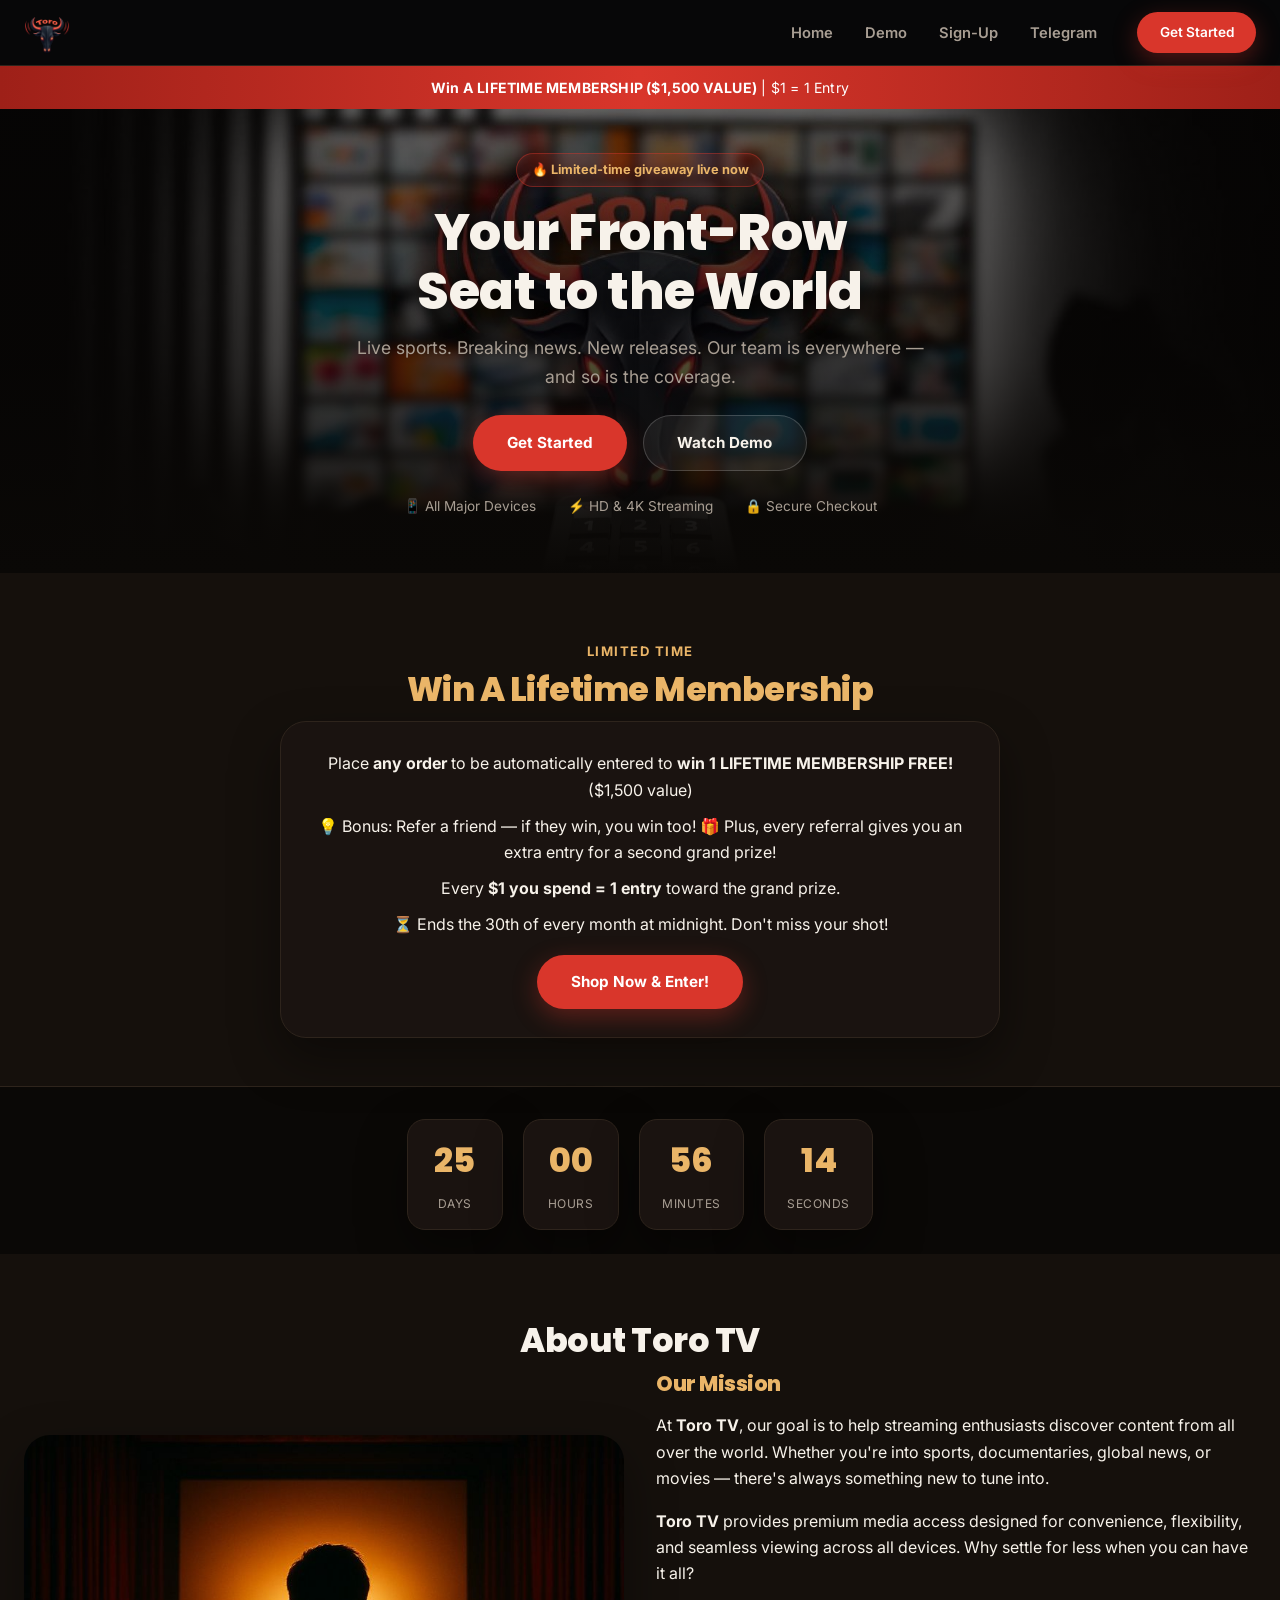
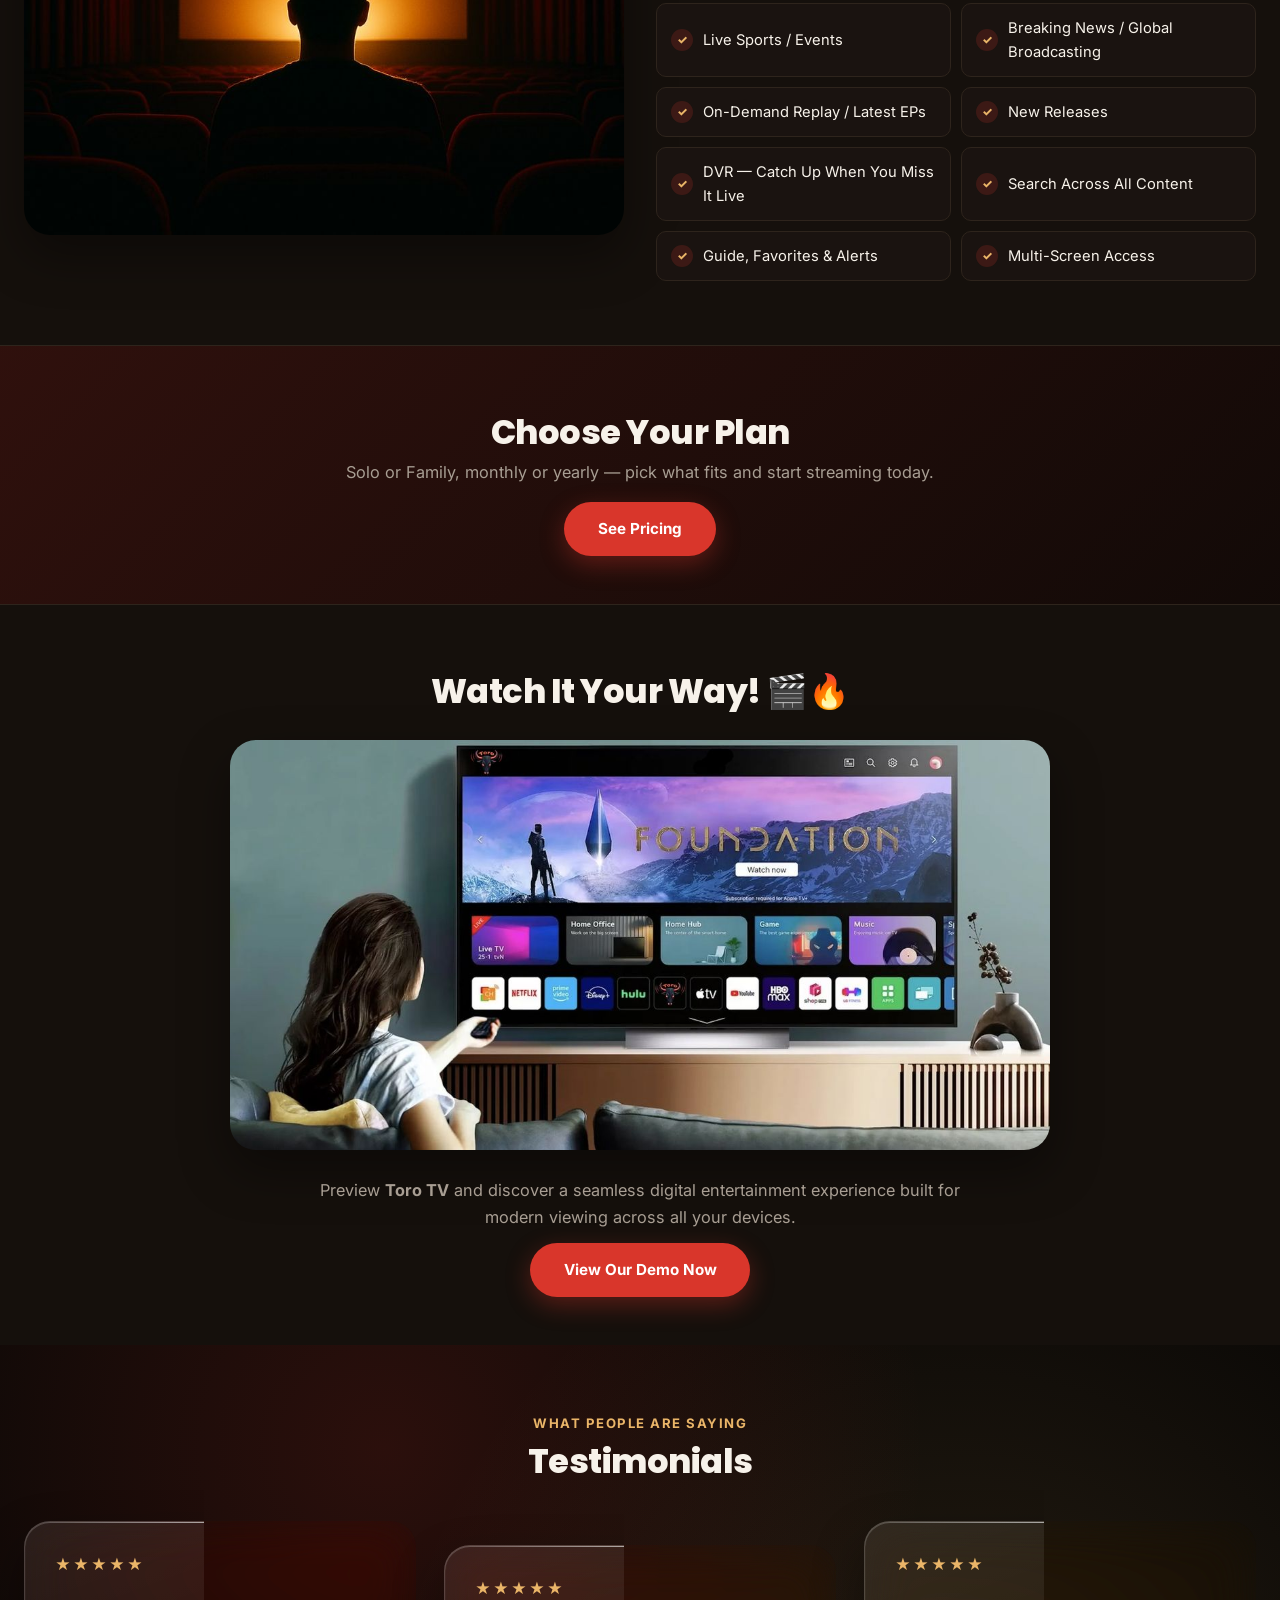
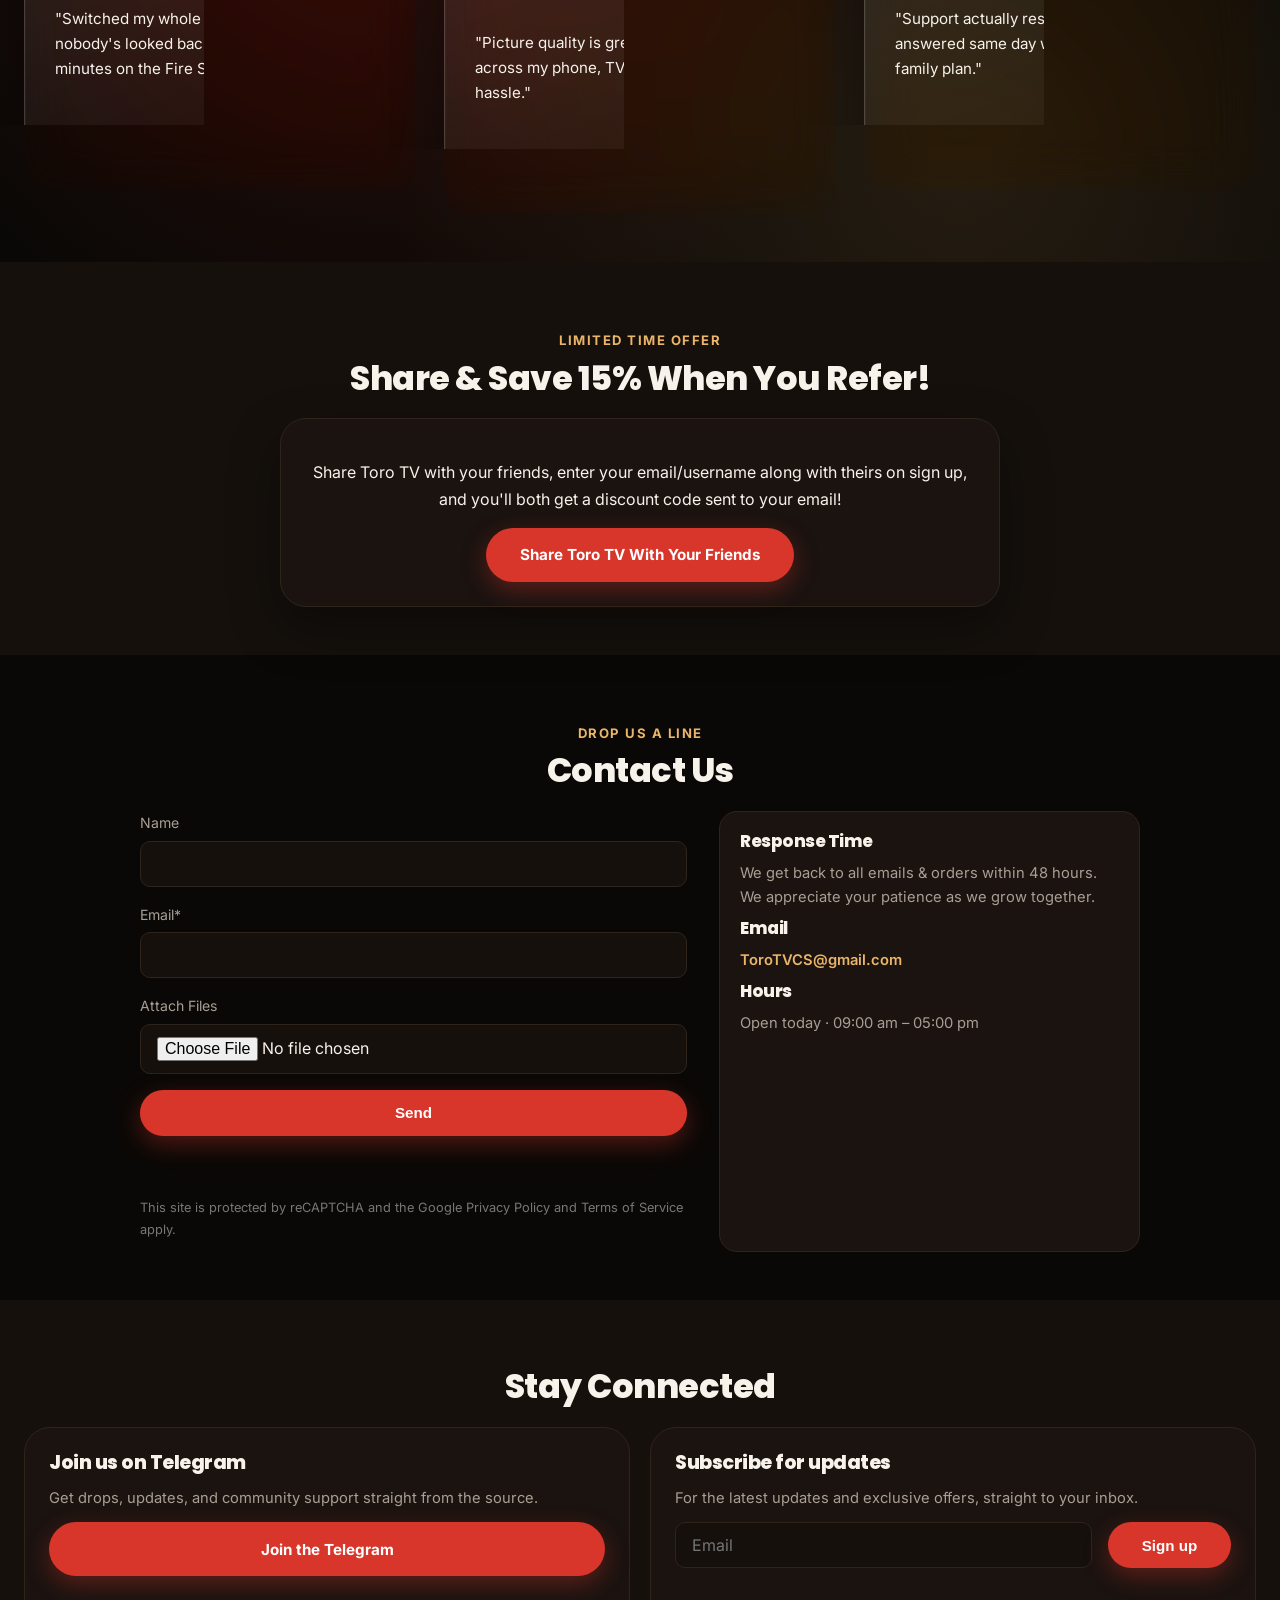
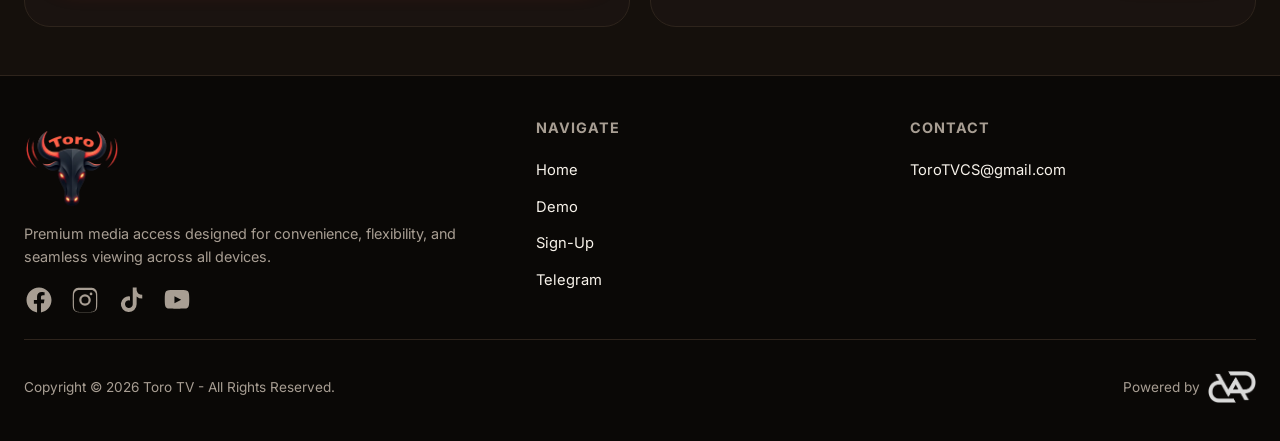
<file: index.html>
<!DOCTYPE html>
<html lang="en-US">
<head>
<meta charset="utf-8" />
<meta http-equiv="X-UA-Compatible" content="IE=edge" />
<meta name="viewport" content="width=device-width, initial-scale=1" />
<title>Toro TV</title>
<meta name="description" content="Experience the best in premium entertainment with Toro TV services. Enjoy seamless streaming that keeps you entertained 24/7." />
<meta name="author" content="Toro TV" />
<link rel="icon" href="assets/favicon.png" />
<link rel="apple-touch-icon" href="assets/favicon.png" />
<link rel="preconnect" href="https://fonts.googleapis.com" />
<link rel="preconnect" href="https://fonts.gstatic.com" crossorigin />
<link href="https://fonts.googleapis.com/css2?family=Inter:wght@400;500;600;700&family=Poppins:wght@700;800&display=swap" rel="stylesheet" />
<link rel="stylesheet" href="styles.css" />
</head>
<body>

<header class="site-header">
  <nav class="navbar">
    <a href="index.html" class="brand">
      <img src="assets/logo.png" alt="Toro TV" class="brand-logo" />
    </a>
    <button class="nav-toggle" aria-label="Toggle menu" aria-expanded="false">
      <span></span><span></span><span></span>
    </button>
    <ul class="nav-links">
      <li><a href="index.html">Home</a></li>
      <li><a href="demo.html">Demo</a></li>
      <li><a href="sign-up.html">Sign-Up</a></li>
      <li><a href="https://t.me/toroclub" target="_blank" rel="noopener">Telegram</a></li>
      <li class="nav-cta"><a class="btn btn-primary" href="sign-up.html">Get Started</a></li>
    </ul>
  </nav>
</header>

<a class="promo-bar" href="sign-up.html">
  <strong>Win A LIFETIME MEMBERSHIP ($1,500 VALUE)</strong><span class="promo-extra">&nbsp;|&nbsp;$1 = 1 Entry</span>
</a>

<main>

  <!-- HERO -->
  <section class="hero" style="background-image:url('assets/design5.png')">
    <div class="hero-overlay">
      <div class="hero-content">
        <span class="hero-badge">🔥 Limited-time giveaway live now</span>
        <h1>Your Front-Row<br>Seat to the World</h1>
        <p>Live sports. Breaking news. New releases. Our team is everywhere — and so is the coverage.</p>
        <div class="hero-actions">
          <a class="btn btn-primary" href="sign-up.html">Get Started</a>
          <a class="btn btn-secondary" href="demo.html">Watch Demo</a>
        </div>
        <div class="hero-trust">
          <span>📱 All Major Devices</span>
          <span>⚡ HD &amp; 4K Streaming</span>
          <span>🔒 Secure Checkout</span>
        </div>
      </div>
    </div>
  </section>

  <!-- GIVEAWAY -->
  <section class="section giveaway reveal">
    <span class="eyebrow">Limited Time</span>
    <h2>Win A Lifetime Membership</h2>
    <div class="giveaway-card">
      <p>Place <strong>any order</strong> to be automatically entered to <strong>win 1 LIFETIME MEMBERSHIP FREE!</strong> ($1,500 value)</p>
      <p>💡 Bonus: Refer a friend — if they win, you win too! 🎁 Plus, every referral gives you an extra entry for a second grand prize!</p>
      <p>Every <strong>$1 you spend = 1 entry</strong> toward the grand prize.</p>
      <p>⏳ Ends the 30th of every month at midnight. Don't miss your shot!</p>
      <a class="btn btn-primary" href="sign-up.html">Shop Now &amp; Enter!</a>
    </div>
  </section>

  <!-- COUNTDOWN -->
  <section class="section countdown reveal">
    <div class="countdown-grid" id="countdown">
      <div class="countdown-item"><span class="num" id="cd-days">00</span><span class="label">Days</span></div>
      <div class="countdown-item"><span class="num" id="cd-hours">00</span><span class="label">Hours</span></div>
      <div class="countdown-item"><span class="num" id="cd-mins">00</span><span class="label">Minutes</span></div>
      <div class="countdown-item"><span class="num" id="cd-secs">00</span><span class="label">Seconds</span></div>
    </div>
  </section>

  <!-- ABOUT -->
  <section class="section about reveal">
    <h2>About Toro TV</h2>
    <div class="about-grid">
      <img src="assets/about-image.png" alt="Person watching a movie screen" class="about-image" loading="lazy" />
      <div class="about-text">
        <h3>Our Mission</h3>
        <p>At <strong>Toro TV</strong>, our goal is to help streaming enthusiasts discover content from all over the world. Whether you're into sports, documentaries, global news, or movies — there's always something new to tune into.</p>
        <p><strong>Toro TV</strong> provides premium media access designed for convenience, flexibility, and seamless viewing across all devices. Why settle for less when you can have it all?</p>
        <ul class="feature-grid">
          <li><span class="check">✓</span> Live Sports / Events</li>
          <li><span class="check">✓</span> Breaking News / Global Broadcasting</li>
          <li><span class="check">✓</span> On-Demand Replay / Latest EPs</li>
          <li><span class="check">✓</span> New Releases</li>
          <li><span class="check">✓</span> DVR — Catch Up When You Miss It Live</li>
          <li><span class="check">✓</span> Search Across All Content</li>
          <li><span class="check">✓</span> Guide, Favorites &amp; Alerts</li>
          <li><span class="check">✓</span> Multi-Screen Access</li>
        </ul>
      </div>
    </div>
  </section>

  <!-- PLAN CTA -->
  <section class="section cta-banner reveal">
    <h2>Choose Your Plan</h2>
    <p>Solo or Family, monthly or yearly — pick what fits and start streaming today.</p>
    <a class="btn btn-primary" href="sign-up.html">See Pricing</a>
  </section>

  <!-- DEMO -->
  <section class="section demo reveal">
    <h2>Watch It Your Way! 🎬🔥</h2>
    <a href="demo.html" class="demo-link">
      <img src="assets/demo-ad.png" alt="Toro TV interface preview on a smart TV" class="demo-image" loading="lazy" />
    </a>
    <p>Preview <strong>Toro TV</strong> and discover a seamless digital entertainment experience built for modern viewing across all your devices.</p>
    <a class="btn btn-primary" href="demo.html">View Our Demo Now</a>
  </section>

  <!-- TESTIMONIALS -->
  <!-- Sample reviews with placeholder names — swap quotes/names for real customer testimonials -->
  <section class="section testimonials reveal">
    <span class="eyebrow">What people are saying</span>
    <h2>Testimonials</h2>
    <div class="testimonial-grid">
      <div class="testimonial-card">
        <div class="testimonial-stars">★★★★★</div>
        <p class="testimonial-quote">"Switched my whole household over and nobody's looked back. Setup took five minutes on the Fire Stick."</p>
        <p class="testimonial-author">— Jake Sullivan</p>
      </div>
      <div class="testimonial-card">
        <div class="testimonial-stars">★★★★★</div>
        <p class="testimonial-quote">"Picture quality is great and it just works across my phone, TV, and laptop without any hassle."</p>
        <p class="testimonial-author">— Megan Carpenter</p>
      </div>
      <div class="testimonial-card">
        <div class="testimonial-stars">★★★★★</div>
        <p class="testimonial-quote">"Support actually responds. Got a question answered same day when I emailed about the family plan."</p>
        <p class="testimonial-author">— Tyler Brooks</p>
      </div>
    </div>
  </section>

  <!-- REFERRAL -->
  <section class="section referral reveal">
    <span class="eyebrow">Limited Time Offer</span>
    <h2>Share &amp; Save 15% When You Refer!</h2>
    <div class="referral-card">
      <p>Share Toro TV with your friends, enter your email/username along with theirs on sign up, and you'll both get a discount code sent to your email!</p>
      <a class="btn btn-primary" href="sign-up.html">Share Toro TV With Your Friends</a>
    </div>
  </section>

  <!-- CONTACT -->
  <section class="section contact reveal" id="contact">
    <span class="eyebrow">Drop us a line</span>
    <h2>Contact Us</h2>
    <div class="contact-layout">
      <form class="contact-form js-form" action="https://formspree.io/f/xpqendngalso" method="POST" data-success="Thanks! We'll get back to you within 48 hours.">
        <input type="hidden" name="_subject" value="New contact form submission — Toro TV" />
        <label>Name<input type="text" name="name" /></label>
        <label>Email*<input type="email" name="email" required /></label>
        <label>Attach Files<input type="file" name="attachment" /></label>
        <button type="submit" class="btn btn-primary btn-block">Send</button>
        <p class="form-status" role="status" aria-live="polite"></p>
        <p class="fine-print">This site is protected by reCAPTCHA and the Google
          <a href="https://policies.google.com/privacy" target="_blank" rel="noopener">Privacy Policy</a> and
          <a href="https://policies.google.com/terms" target="_blank" rel="noopener">Terms of Service</a> apply.
        </p>
      </form>
      <div class="contact-side">
        <h3>Response Time</h3>
        <p>We get back to all emails &amp; orders within 48 hours. We appreciate your patience as we grow together.</p>
        <h3>Email</h3>
        <p><a href="mailto:ToroTVCS@gmail.com">ToroTVCS@gmail.com</a></p>
        <h3>Hours</h3>
        <p>Open today &middot; 09:00 am – 05:00 pm</p>
      </div>
    </div>
  </section>

  <!-- CONNECT -->
  <section class="section connect reveal">
    <h2>Stay Connected</h2>
    <div class="connect-grid">
      <div class="connect-card">
        <h3>Join us on Telegram</h3>
        <p>Get drops, updates, and community support straight from the source.</p>
        <a class="btn btn-primary" href="https://t.me/ToroClub" target="_blank" rel="noopener">Join the Telegram</a>
      </div>
      <div class="connect-card">
        <h3>Subscribe for updates</h3>
        <p>For the latest updates and exclusive offers, straight to your inbox.</p>
        <form class="subscribe-form js-form" action="https://formspree.io/f/xpqendngalso" method="POST" data-success="Thanks for subscribing!">
          <input type="hidden" name="_subject" value="New newsletter signup — Toro TV" />
          <input type="email" name="email" placeholder="Email" required />
          <button type="submit" class="btn btn-primary">Sign up</button>
          <p class="form-status" role="status" aria-live="polite"></p>
        </form>
      </div>
    </div>
  </section>

</main>

<footer class="site-footer">
  <div class="footer-grid">
    <div class="footer-col">
      <div class="footer-brand">
        <img src="assets/logo.png" alt="Toro TV" />
      </div>
      <p>Premium media access designed for convenience, flexibility, and seamless viewing across all devices.</p>
      <div class="footer-socials">
        <a href="https://www.facebook.com/torotvip" target="_blank" rel="noopener" aria-label="Facebook" class="social-icon">
          <svg viewBox="0 0 24 24" fill="currentColor"><path d="M22 12.06C22 6.5 17.52 2 12 2S2 6.5 2 12.06c0 5 3.66 9.15 8.44 9.94v-7.03H7.9v-2.91h2.54V9.41c0-2.5 1.49-3.89 3.78-3.89 1.1 0 2.24.2 2.24.2v2.47h-1.26c-1.24 0-1.63.77-1.63 1.56v1.87h2.78l-.44 2.91h-2.34V22c4.78-.79 8.44-4.94 8.44-9.94Z"/></svg>
        </a>
        <a href="https://www.instagram.com/torotvip" target="_blank" rel="noopener" aria-label="Instagram" class="social-icon">
          <svg viewBox="0 0 24 24" fill="currentColor"><path d="M12 2.2c3.2 0 3.58.01 4.85.07 1.17.06 1.8.25 2.22.42.56.22.96.48 1.38.9.42.42.68.82.9 1.38.17.42.36 1.05.42 2.22.06 1.27.07 1.65.07 4.85s-.01 3.58-.07 4.85c-.06 1.17-.25 1.8-.42 2.22a3.7 3.7 0 0 1-.9 1.38 3.7 3.7 0 0 1-1.38.9c-.42.17-1.05.36-2.22.42-1.27.06-1.65.07-4.85.07s-3.58-.01-4.85-.07c-1.17-.06-1.8-.25-2.22-.42a3.7 3.7 0 0 1-1.38-.9 3.7 3.7 0 0 1-.9-1.38c-.17-.42-.36-1.05-.42-2.22C2.21 15.58 2.2 15.2 2.2 12s.01-3.58.07-4.85c.06-1.17.25-1.8.42-2.22.22-.56.48-.96.9-1.38.42-.42.82-.68 1.38-.9.42-.17 1.05-.36 2.22-.42C8.42 2.21 8.8 2.2 12 2.2Zm0 1.8c-3.15 0-3.5.01-4.74.07-.96.04-1.48.2-1.82.34-.46.18-.78.39-1.13.74-.35.35-.56.67-.74 1.13-.14.34-.3.86-.34 1.82-.06 1.24-.07 1.59-.07 4.74s.01 3.5.07 4.74c.04.96.2 1.48.34 1.82.18.46.39.78.74 1.13.35.35.67.56 1.13.74.34.14.86.3 1.82.34 1.24.06 1.59.07 4.74.07s3.5-.01 4.74-.07c.96-.04 1.48-.2 1.82-.34.46-.18.78-.39 1.13-.74.35-.35.56-.67.74-1.13.14-.34.3-.86.34-1.82.06-1.24.07-1.59.07-4.74s-.01-3.5-.07-4.74c-.04-.96-.2-1.48-.34-1.82a3 3 0 0 0-.74-1.13 3 3 0 0 0-1.13-.74c-.34-.14-.86-.3-1.82-.34-1.24-.06-1.59-.07-4.74-.07Zm0 3.36a4.64 4.64 0 1 1 0 9.28 4.64 4.64 0 0 1 0-9.28Zm0 1.8a2.84 2.84 0 1 0 0 5.68 2.84 2.84 0 0 0 0-5.68Zm5.9-2.02a1.08 1.08 0 1 1-2.16 0 1.08 1.08 0 0 1 2.16 0Z"/></svg>
        </a>
        <a href="https://www.tiktok.com/@torotvip" target="_blank" rel="noopener" aria-label="TikTok" class="social-icon">
          <svg viewBox="0 0 24 24" fill="currentColor"><path d="M16.5 2h-3.1v13.3a3.1 3.1 0 1 1-2.2-2.97v-3.2a6.3 6.3 0 1 0 5.3 6.22V9.1a6.6 6.6 0 0 0 4.5 1.76V7.7a4.6 4.6 0 0 1-4.5-3.6V2Z"/></svg>
        </a>
        <a href="https://www.youtube.com/@torotvip" target="_blank" rel="noopener" aria-label="YouTube" class="social-icon">
          <svg viewBox="0 0 24 24" fill="currentColor"><path d="M21.6 7.2s-.21-1.5-.86-2.16c-.82-.86-1.74-.86-2.16-.91C15.6 4 12 4 12 4h-.01s-3.59 0-6.57.13c-.42.05-1.34.05-2.16.91-.65.66-.86 2.16-.86 2.16S2.2 9 2.2 10.8v1.4c0 1.8.2 3.6.2 3.6s.21 1.5.86 2.16c.82.86 1.9.83 2.38.92C7.4 19 12 19 12 19s3.6 0 6.58-.13c.42-.05 1.34-.05 2.16-.91.65-.66.86-2.16.86-2.16s.2-1.8.2-3.6v-1.4c0-1.8-.2-3.6-.2-3.6ZM9.96 14.6V9l5.4 2.8-5.4 2.8Z"/></svg>
        </a>
      </div>
    </div>
    <div class="footer-col">
      <h4>Navigate</h4>
      <ul>
        <li><a href="index.html">Home</a></li>
        <li><a href="demo.html">Demo</a></li>
        <li><a href="sign-up.html">Sign-Up</a></li>
        <li><a href="https://t.me/toroclub" target="_blank" rel="noopener">Telegram</a></li>
      </ul>
    </div>
    <div class="footer-col">
      <h4>Contact</h4>
      <ul>
        <li><a href="mailto:ToroTVCS@gmail.com">ToroTVCS@gmail.com</a></li>
      </ul>
    </div>
  </div>
  <div class="footer-bottom">
    <p>Copyright © 2026 Toro TV - All Rights Reserved.</p>
    <p class="footer-powered">Powered by <img src="assets/vaura-logo.png" alt="VAURA" /></p>
  </div>
</footer>

<div class="sticky-cta">
  <a class="btn btn-primary" href="sign-up.html">Get Started — Win a $1,500 Membership</a>
</div>

<script src="script.js"></script>
</body>
</html>
</file>
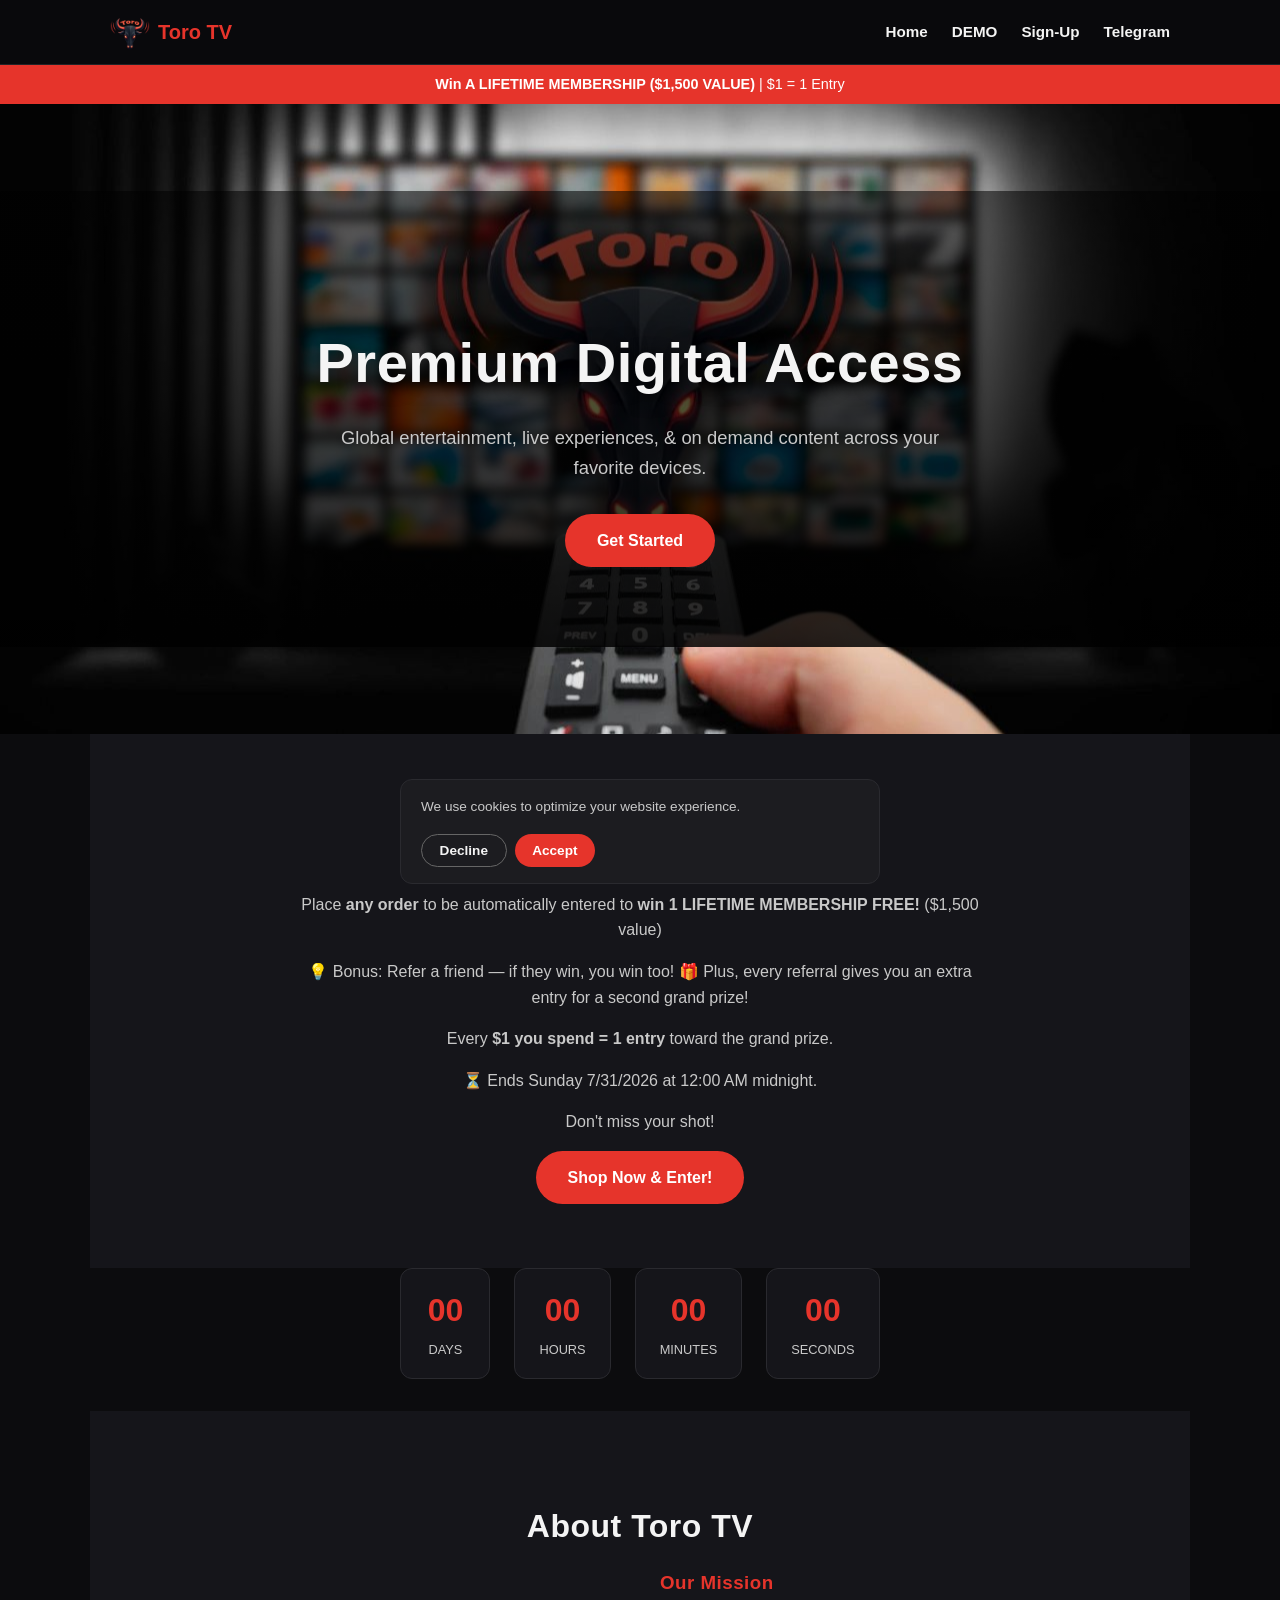
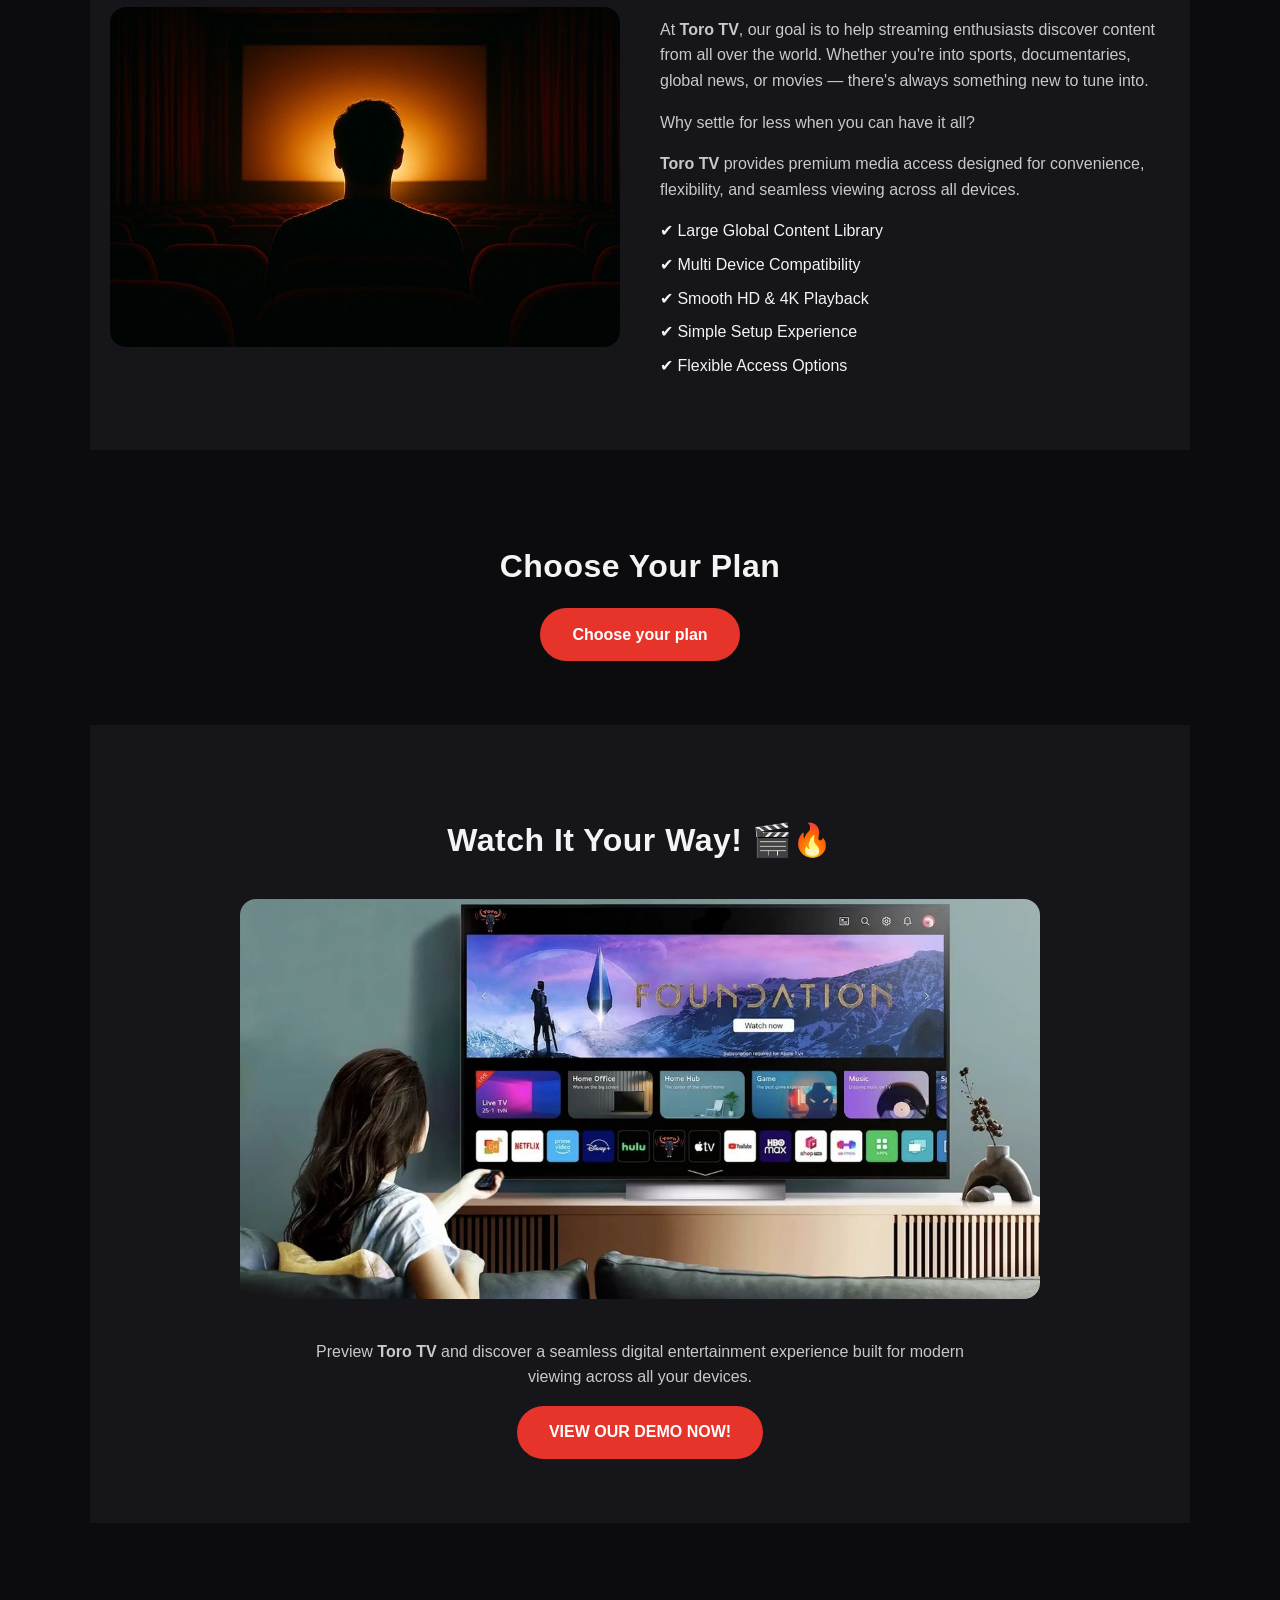
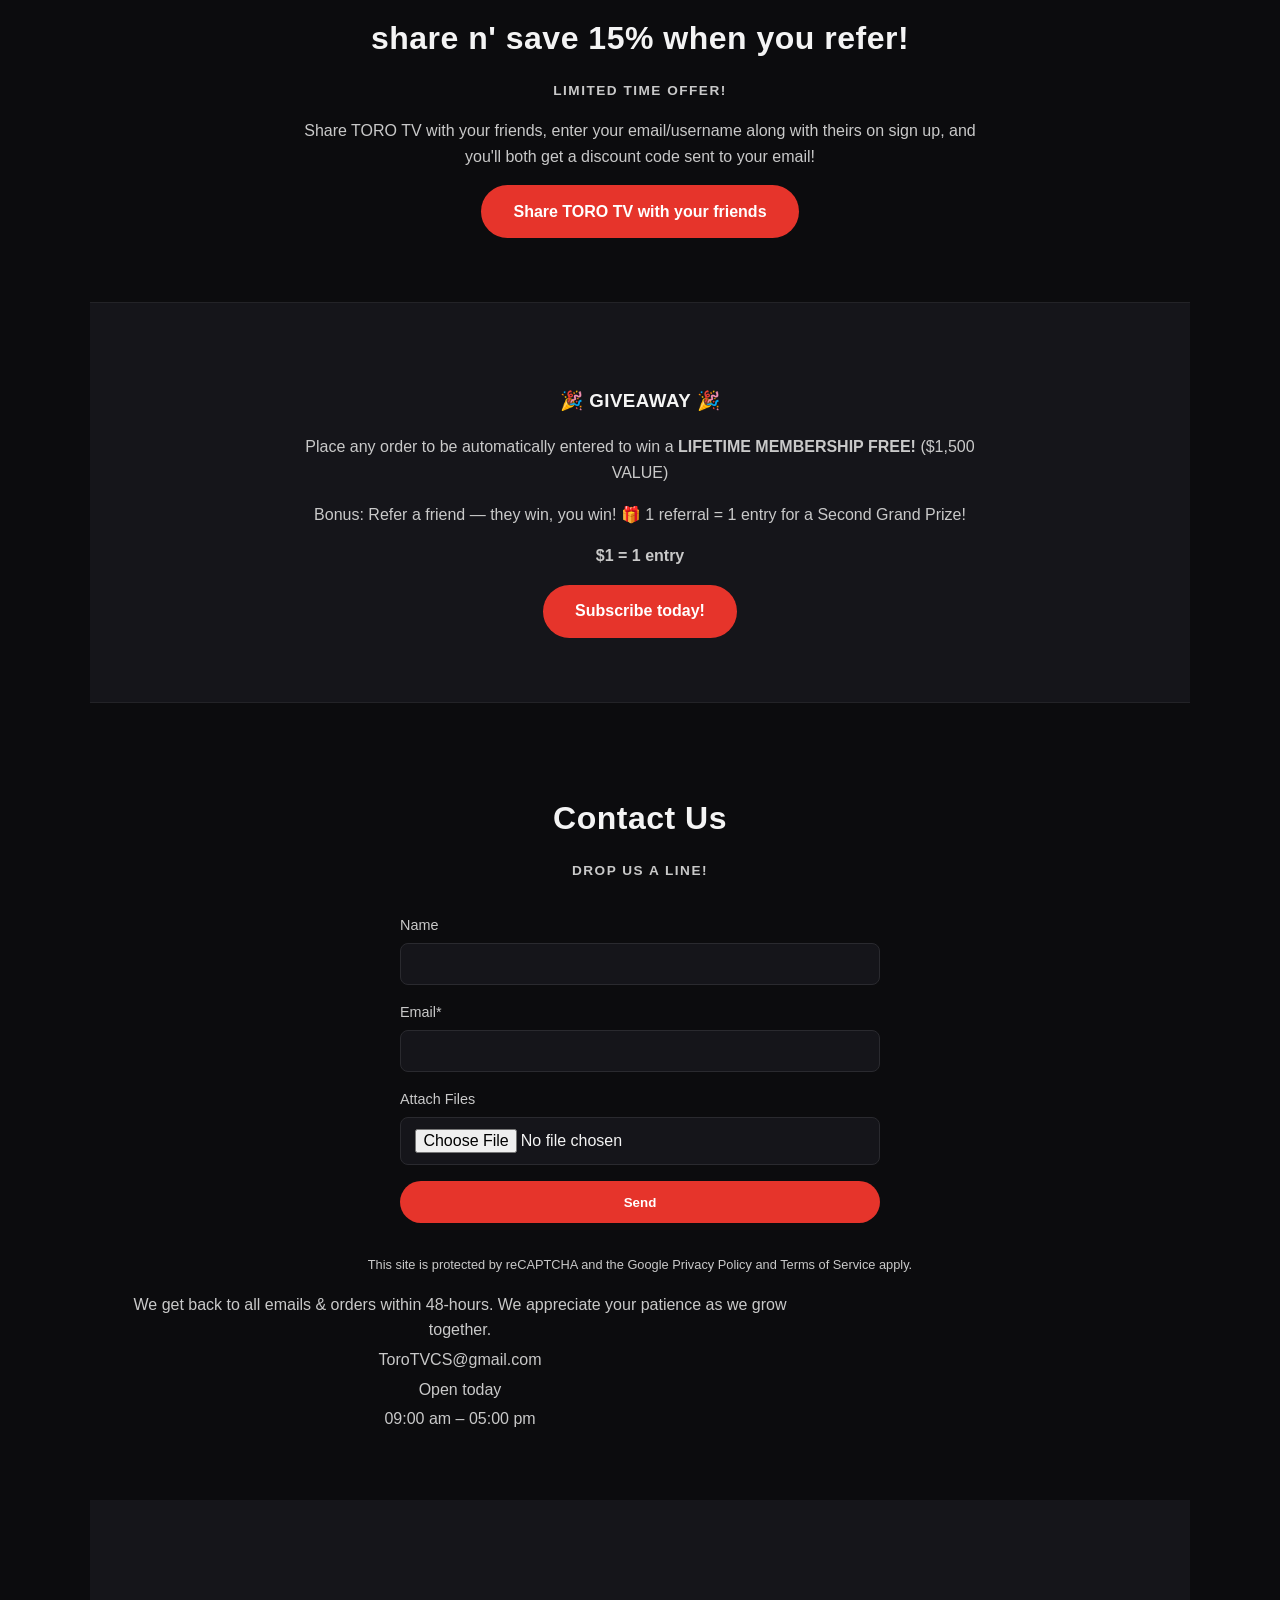
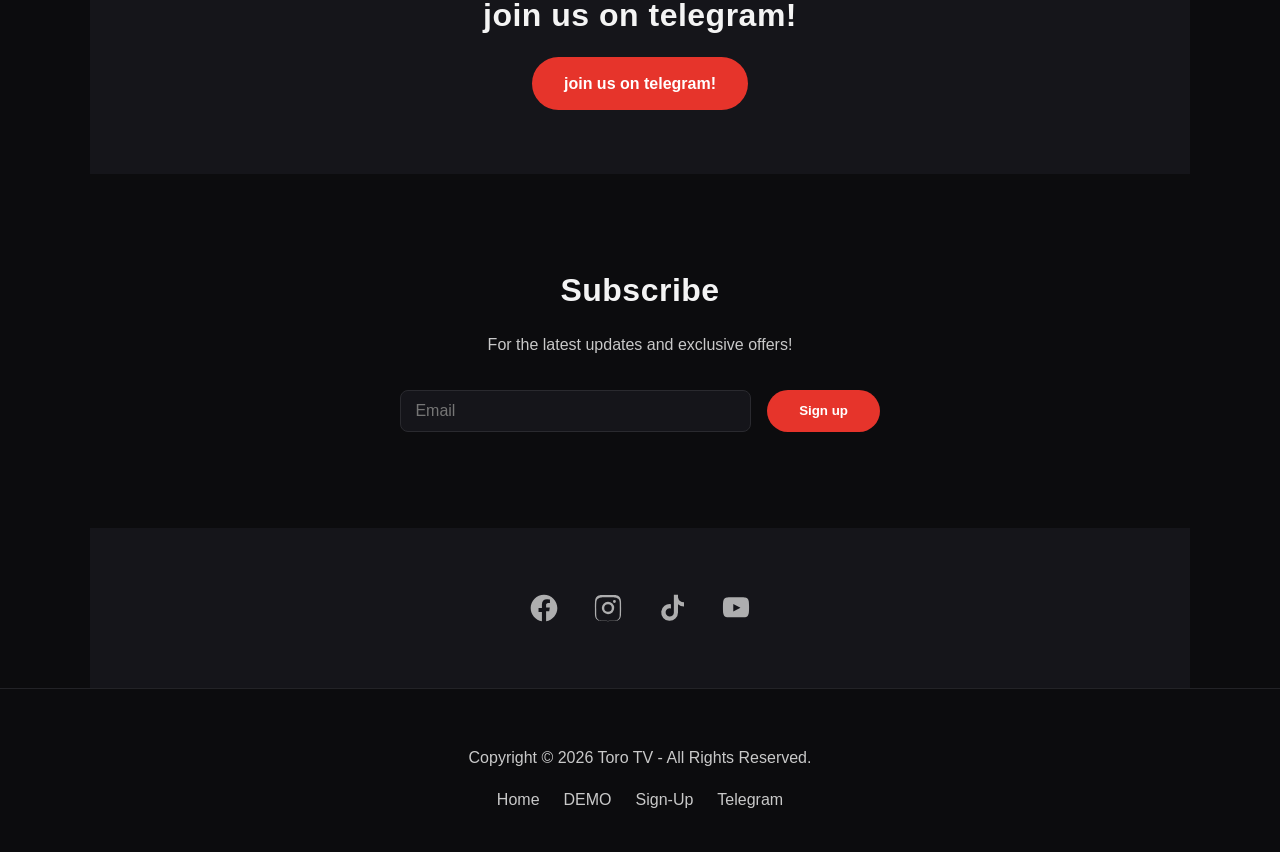
<file: site/index.html>
<!DOCTYPE html>
<html lang="en-US">
<head>
<meta charset="utf-8" />
<meta http-equiv="X-UA-Compatible" content="IE=edge" />
<meta name="viewport" content="width=device-width, initial-scale=1" />
<title>Toro TV</title>
<meta name="description" content="Experience the best in premium entertainment with Toro TV services. Enjoy seamless streaming that keeps you entertained 24/7." />
<meta name="author" content="Toro TV" />
<link rel="icon" href="assets/favicon.png" />
<link rel="apple-touch-icon" href="assets/favicon.png" />
<link rel="stylesheet" href="styles.css" />
</head>
<body>

<header class="site-header">
  <nav class="navbar">
    <a href="/" class="brand">
      <img src="assets/logo.png" alt="Toro TV" class="brand-logo" />
      <span class="brand-name">Toro TV</span>
    </a>
    <ul class="nav-links">
      <li><a href="/">Home</a></li>
      <li><a href="/demo.html">DEMO</a></li>
      <li><a href="/sign-up.html">Sign-Up</a></li>
      <li><a href="https://t.me/toroclub" target="_blank" rel="noopener">Telegram</a></li>
    </ul>
  </nav>
</header>

<a class="promo-bar" href="/sign-up.html">
  <strong>Win A LIFETIME MEMBERSHIP ($1,500 VALUE)</strong>&nbsp;|&nbsp;$1 = 1 Entry
</a>

<main>

  <!-- HERO -->
  <section class="hero" style="background-image:url('assets/design5.png')">
    <div class="hero-overlay">
      <div class="hero-content">
        <h1>Premium Digital Access</h1>
        <p>Global entertainment, live experiences, &amp; on demand content across your favorite devices.</p>
        <a class="btn btn-primary" href="/sign-up.html">Get Started</a>
      </div>
    </div>
  </section>

  <!-- GIVEAWAY -->
  <section class="section giveaway">
    <h2>🎉 GIVEAWAY! 🎉</h2>
    <p>Place <strong>any order</strong> to be automatically entered to <strong>win 1 LIFETIME MEMBERSHIP FREE!</strong> ($1,500 value)</p>
    <p>💡 Bonus: Refer a friend — if they win, you win too! 🎁 Plus, every referral gives you an extra entry for a second grand prize!</p>
    <p>Every <strong>$1 you spend = 1 entry</strong> toward the grand prize.</p>
    <p>⏳ Ends Sunday 7/31/2026 at 12:00 AM midnight.</p>
    <p>Don't miss your shot!</p>
    <a class="btn btn-primary" href="/sign-up.html">Shop Now &amp; Enter!</a>
  </section>

  <!-- COUNTDOWN -->
  <section class="section countdown">
    <div class="countdown-grid" id="countdown">
      <div class="countdown-item"><span class="num" id="cd-days">00</span><span class="label">Days</span></div>
      <div class="countdown-item"><span class="num" id="cd-hours">00</span><span class="label">Hours</span></div>
      <div class="countdown-item"><span class="num" id="cd-mins">00</span><span class="label">Minutes</span></div>
      <div class="countdown-item"><span class="num" id="cd-secs">00</span><span class="label">Seconds</span></div>
    </div>
  </section>

  <!-- ABOUT -->
  <section class="section about">
    <h2>About Toro TV</h2>
    <div class="about-grid">
      <img src="assets/about-image.png" alt="Person watching a movie screen" class="about-image" />
      <div class="about-text">
        <h3>Our Mission</h3>
        <p>At <strong>Toro TV</strong>, our goal is to help streaming enthusiasts discover content from all over the world. Whether you're into sports, documentaries, global news, or movies — there's always something new to tune into.</p>
        <p>Why settle for less when you can have it all?</p>
        <p><strong>Toro TV</strong> provides premium media access designed for convenience, flexibility, and seamless viewing across all devices.</p>
        <ul class="checklist">
          <li>✔ Large Global Content Library</li>
          <li>✔ Multi Device Compatibility</li>
          <li>✔ Smooth HD &amp; 4K Playback</li>
          <li>✔ Simple Setup Experience</li>
          <li>✔ Flexible Access Options</li>
        </ul>
      </div>
    </div>
  </section>

  <!-- PLAN CTA -->
  <section class="section plan-cta">
    <h2>Choose Your Plan</h2>
    <a class="btn btn-primary" href="/sign-up.html">Choose your plan</a>
  </section>

  <!-- DEMO -->
  <section class="section demo">
    <h2>Watch It Your Way! 🎬🔥</h2>
    <a href="/demo.html" class="demo-link">
      <img src="assets/demo-ad.png" alt="Toro TV interface preview on a smart TV" class="demo-image" />
    </a>
    <p>Preview <strong>Toro TV</strong> and discover a seamless digital entertainment experience built for modern viewing across all your devices.</p>
    <a class="btn btn-primary" href="/demo.html">VIEW OUR DEMO NOW!</a>
  </section>

  <!-- REFERRAL -->
  <section class="section referral">
    <h2>share n' save 15% when you refer!</h2>
    <p class="eyebrow">Limited Time Offer!</p>
    <p>Share TORO TV with your friends, enter your email/username along with theirs on sign up, and you'll both get a discount code sent to your email!</p>
    <a class="btn btn-primary" href="/sign-up.html">Share TORO TV with your friends</a>
  </section>

  <!-- SECOND GIVEAWAY BLURB -->
  <section class="section giveaway giveaway-alt">
    <h3>🎉 GIVEAWAY 🎉</h3>
    <p>Place any order to be automatically entered to win a <strong>LIFETIME MEMBERSHIP FREE!</strong> ($1,500 VALUE)</p>
    <p>Bonus: Refer a friend — they win, you win! 🎁 1 referral = 1 entry for a Second Grand Prize!</p>
    <p><strong>$1 = 1 entry</strong></p>
    <a class="btn btn-primary" href="/sign-up.html">Subscribe today!</a>
  </section>

  <!-- CONTACT -->
  <section class="section contact" id="contact">
    <h2>Contact Us</h2>
    <p class="eyebrow">Drop us a line!</p>
    <form class="contact-form" onsubmit="event.preventDefault(); alert('Thanks! We will get back to you within 48 hours.');">
      <label>Name<input type="text" name="name" /></label>
      <label>Email*<input type="email" name="email" required /></label>
      <label>Attach Files<input type="file" name="attachment" /></label>
      <button type="submit" class="btn btn-primary">Send</button>
    </form>
    <p class="fine-print">This site is protected by reCAPTCHA and the Google
      <a href="https://policies.google.com/privacy" target="_blank" rel="noopener">Privacy Policy</a> and
      <a href="https://policies.google.com/terms" target="_blank" rel="noopener">Terms of Service</a> apply.
    </p>
    <div class="contact-details">
      <p>We get back to all emails &amp; orders within 48-hours. We appreciate your patience as we grow together.</p>
      <p><a href="mailto:ToroTVCS@gmail.com">ToroTVCS@gmail.com</a></p>
      <p>Open today</p>
      <p>09:00 am – 05:00 pm</p>
    </div>
  </section>

  <!-- TELEGRAM -->
  <section class="section telegram">
    <h2>join us on telegram!</h2>
    <a class="btn btn-primary" href="https://t.me/ToroClub" target="_blank" rel="noopener">join us on telegram!</a>
  </section>

  <!-- SUBSCRIBE -->
  <section class="section subscribe">
    <h2>Subscribe</h2>
    <p>For the latest updates and exclusive offers!</p>
    <form class="subscribe-form" onsubmit="event.preventDefault(); alert('Thanks for subscribing!');">
      <input type="email" name="email" placeholder="Email" required />
      <button type="submit" class="btn btn-primary">Sign up</button>
    </form>
  </section>

  <!-- SOCIALS -->
  <section class="section socials">
    <a href="https://www.facebook.com/torotvip" target="_blank" rel="noopener" aria-label="Facebook" class="social-icon">
      <svg viewBox="0 0 24 24" fill="currentColor"><path d="M22 12.06C22 6.5 17.52 2 12 2S2 6.5 2 12.06c0 5 3.66 9.15 8.44 9.94v-7.03H7.9v-2.91h2.54V9.41c0-2.5 1.49-3.89 3.78-3.89 1.1 0 2.24.2 2.24.2v2.47h-1.26c-1.24 0-1.63.77-1.63 1.56v1.87h2.78l-.44 2.91h-2.34V22c4.78-.79 8.44-4.94 8.44-9.94Z"/></svg>
    </a>
    <a href="https://www.instagram.com/torotvip" target="_blank" rel="noopener" aria-label="Instagram" class="social-icon">
      <svg viewBox="0 0 24 24" fill="currentColor"><path d="M12 2.2c3.2 0 3.58.01 4.85.07 1.17.06 1.8.25 2.22.42.56.22.96.48 1.38.9.42.42.68.82.9 1.38.17.42.36 1.05.42 2.22.06 1.27.07 1.65.07 4.85s-.01 3.58-.07 4.85c-.06 1.17-.25 1.8-.42 2.22a3.7 3.7 0 0 1-.9 1.38 3.7 3.7 0 0 1-1.38.9c-.42.17-1.05.36-2.22.42-1.27.06-1.65.07-4.85.07s-3.58-.01-4.85-.07c-1.17-.06-1.8-.25-2.22-.42a3.7 3.7 0 0 1-1.38-.9 3.7 3.7 0 0 1-.9-1.38c-.17-.42-.36-1.05-.42-2.22C2.21 15.58 2.2 15.2 2.2 12s.01-3.58.07-4.85c.06-1.17.25-1.8.42-2.22.22-.56.48-.96.9-1.38.42-.42.82-.68 1.38-.9.42-.17 1.05-.36 2.22-.42C8.42 2.21 8.8 2.2 12 2.2Zm0 1.8c-3.15 0-3.5.01-4.74.07-.96.04-1.48.2-1.82.34-.46.18-.78.39-1.13.74-.35.35-.56.67-.74 1.13-.14.34-.3.86-.34 1.82-.06 1.24-.07 1.59-.07 4.74s.01 3.5.07 4.74c.04.96.2 1.48.34 1.82.18.46.39.78.74 1.13.35.35.67.56 1.13.74.34.14.86.3 1.82.34 1.24.06 1.59.07 4.74.07s3.5-.01 4.74-.07c.96-.04 1.48-.2 1.82-.34.46-.18.78-.39 1.13-.74.35-.35.56-.67.74-1.13.14-.34.3-.86.34-1.82.06-1.24.07-1.59.07-4.74s-.01-3.5-.07-4.74c-.04-.96-.2-1.48-.34-1.82a3 3 0 0 0-.74-1.13 3 3 0 0 0-1.13-.74c-.34-.14-.86-.3-1.82-.34-1.24-.06-1.59-.07-4.74-.07Zm0 3.36a4.64 4.64 0 1 1 0 9.28 4.64 4.64 0 0 1 0-9.28Zm0 1.8a2.84 2.84 0 1 0 0 5.68 2.84 2.84 0 0 0 0-5.68Zm5.9-2.02a1.08 1.08 0 1 1-2.16 0 1.08 1.08 0 0 1 2.16 0Z"/></svg>
    </a>
    <a href="https://www.tiktok.com/@torotvip" target="_blank" rel="noopener" aria-label="TikTok" class="social-icon">
      <svg viewBox="0 0 24 24" fill="currentColor"><path d="M16.5 2h-3.1v13.3a3.1 3.1 0 1 1-2.2-2.97v-3.2a6.3 6.3 0 1 0 5.3 6.22V9.1a6.6 6.6 0 0 0 4.5 1.76V7.7a4.6 4.6 0 0 1-4.5-3.6V2Z"/></svg>
    </a>
    <a href="https://www.youtube.com/@torotvip" target="_blank" rel="noopener" aria-label="YouTube" class="social-icon">
      <svg viewBox="0 0 24 24" fill="currentColor"><path d="M21.6 7.2s-.21-1.5-.86-2.16c-.82-.86-1.74-.86-2.16-.91C15.6 4 12 4 12 4h-.01s-3.59 0-6.57.13c-.42.05-1.34.05-2.16.91-.65.66-.86 2.16-.86 2.16S2.2 9 2.2 10.8v1.4c0 1.8.2 3.6.2 3.6s.21 1.5.86 2.16c.82.86 1.9.83 2.38.92C7.4 19 12 19 12 19s3.6 0 6.58-.13c.42-.05 1.34-.05 2.16-.91.65-.66.86-2.16.86-2.16s.2-1.8.2-3.6v-1.4c0-1.8-.2-3.6-.2-3.6ZM9.96 14.6V9l5.4 2.8-5.4 2.8Z"/></svg>
    </a>
  </section>

</main>

<footer class="site-footer">
  <p>Copyright © 2026 Toro TV - All Rights Reserved.</p>
  <ul class="footer-links">
    <li><a href="/">Home</a></li>
    <li><a href="/demo.html">DEMO</a></li>
    <li><a href="/sign-up.html">Sign-Up</a></li>
    <li><a href="https://t.me/toroclub" target="_blank" rel="noopener">Telegram</a></li>
  </ul>
</footer>

<div class="cookie-banner" id="cookie-banner">
  <p>We use cookies to optimize your website experience.</p>
  <div class="cookie-actions">
    <button class="btn btn-ghost" onclick="document.getElementById('cookie-banner').style.display='none'">Decline</button>
    <button class="btn btn-primary" onclick="document.getElementById('cookie-banner').style.display='none'">Accept</button>
  </div>
</div>

<script src="script.js"></script>
</body>
</html>
</file>
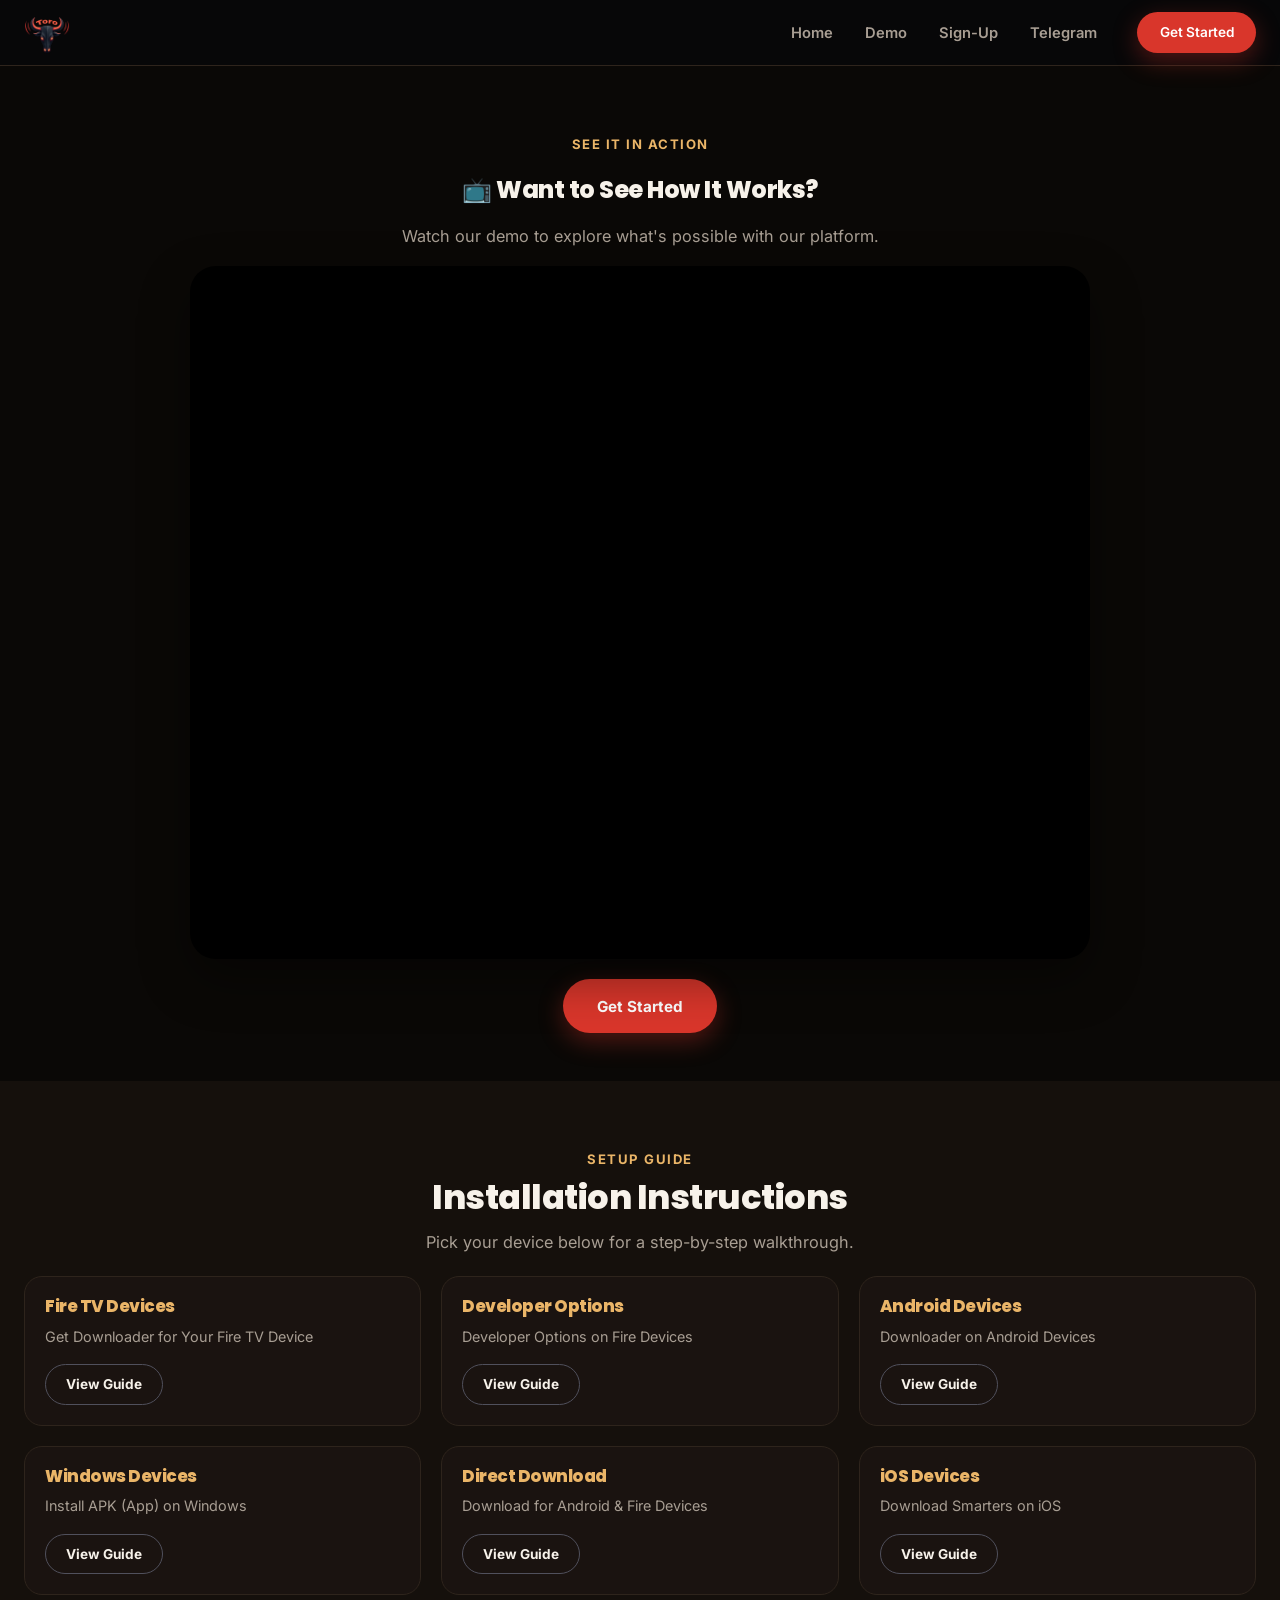
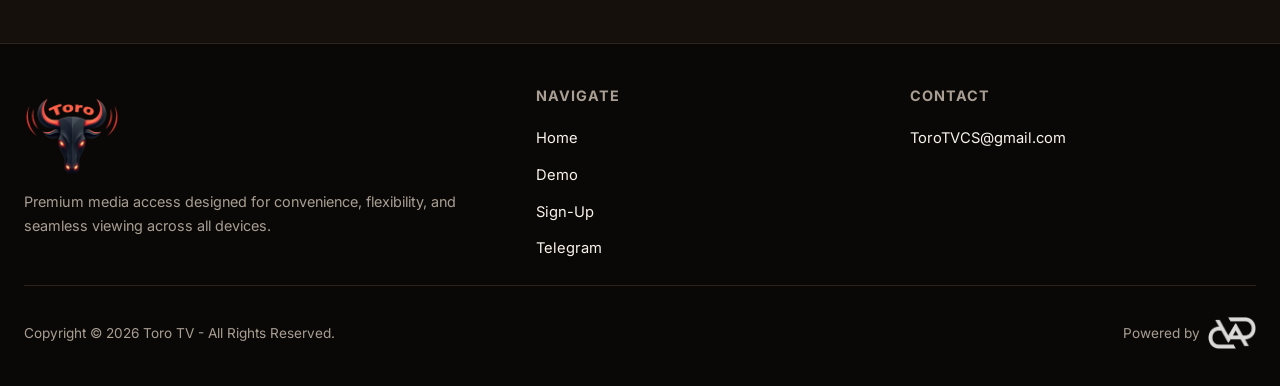
<file: demo.html>
<!DOCTYPE html>
<html lang="en-US">
<head>
<meta charset="utf-8" />
<meta name="viewport" content="width=device-width, initial-scale=1" />
<title>Demo — Toro TV</title>
<link rel="icon" href="assets/favicon.png" />
<link rel="preconnect" href="https://fonts.googleapis.com" />
<link rel="preconnect" href="https://fonts.gstatic.com" crossorigin />
<link href="https://fonts.googleapis.com/css2?family=Inter:wght@400;500;600;700&family=Poppins:wght@700;800&display=swap" rel="stylesheet" />
<link rel="stylesheet" href="styles.css" />
</head>
<body>

<header class="site-header">
  <nav class="navbar">
    <a href="index.html" class="brand">
      <img src="assets/logo.png" alt="Toro TV" class="brand-logo" />
    </a>
    <button class="nav-toggle" aria-label="Toggle menu" aria-expanded="false">
      <span></span><span></span><span></span>
    </button>
    <ul class="nav-links">
      <li><a href="index.html">Home</a></li>
      <li><a href="demo.html">Demo</a></li>
      <li><a href="sign-up.html">Sign-Up</a></li>
      <li><a href="https://t.me/toroclub" target="_blank" rel="noopener">Telegram</a></li>
      <li class="nav-cta"><a class="btn btn-primary" href="sign-up.html">Get Started</a></li>
    </ul>
  </nav>
</header>

<main>
  <section class="section demo reveal">
    <span class="eyebrow">See It In Action</span>
    <h1>📺 Want to See How It Works?</h1>
    <p>Watch our demo to explore what's possible with our platform.</p>
    <div class="video-wrapper">
      <iframe
        src="https://player.vimeo.com/video/1107578899?badge=0&amp;byline=0&amp;portrait=0&amp;share=copy&amp;title=0&amp;autoplay=0&amp;loop=0&amp;muted=0&amp;controls=1"
        frameborder="0"
        allow="autoplay; fullscreen; picture-in-picture"
        allowfullscreen
        title="Toro TV Demo"></iframe>
    </div>
    <a class="btn btn-primary" href="sign-up.html">Get Started</a>
  </section>

  <section class="section install reveal">
    <span class="eyebrow">Setup Guide</span>
    <h2>Installation Instructions</h2>
    <p>Pick your device below for a step-by-step walkthrough.</p>
    <div class="install-grid">

      <div class="install-card">
        <h3>Fire TV Devices</h3>
        <p>Get Downloader for Your Fire TV Device</p>
        <a class="btn btn-ghost" href="https://www.youtube.com/watch?v=YKIkNwtk5v8" target="_blank" rel="noopener">View Guide</a>
      </div>

      <div class="install-card">
        <h3>Developer Options</h3>
        <p>Developer Options on Fire Devices</p>
        <a class="btn btn-ghost" href="https://www.youtube.com/watch?v=0iMTNWdy0xA" target="_blank" rel="noopener">View Guide</a>
      </div>

      <div class="install-card">
        <h3>Android Devices</h3>
        <p>Downloader on Android Devices</p>
        <a class="btn btn-ghost" href="https://www.youtube.com/watch?v=UlqjKP0TkrU" target="_blank" rel="noopener">View Guide</a>
      </div>

      <div class="install-card">
        <h3>Windows Devices</h3>
        <p>Install APK (App) on Windows</p>
        <a class="btn btn-ghost" href="https://www.youtube.com/watch?v=YJD_Cpdvo4Q" target="_blank" rel="noopener">View Guide</a>
      </div>

      <div class="install-card">
        <h3>Direct Download</h3>
        <p>Download for Android &amp; Fire Devices</p>
        <a class="btn btn-ghost" href="https://bit.ly/ToroTVapk" target="_blank" rel="noopener">View Guide</a>
      </div>

      <div class="install-card">
        <h3>iOS Devices</h3>
        <p>Download Smarters on iOS</p>
        <a class="btn btn-ghost" href="https://apps.apple.com/us/app/smarters-iptv-pro/id6740248388" target="_blank" rel="noopener">View Guide</a>
      </div>

    </div>
  </section>
</main>

<footer class="site-footer">
  <div class="footer-grid">
    <div class="footer-col">
      <div class="footer-brand">
        <img src="assets/logo.png" alt="Toro TV" />
      </div>
      <p>Premium media access designed for convenience, flexibility, and seamless viewing across all devices.</p>
    </div>
    <div class="footer-col">
      <h4>Navigate</h4>
      <ul>
        <li><a href="index.html">Home</a></li>
        <li><a href="demo.html">Demo</a></li>
        <li><a href="sign-up.html">Sign-Up</a></li>
        <li><a href="https://t.me/toroclub" target="_blank" rel="noopener">Telegram</a></li>
      </ul>
    </div>
    <div class="footer-col">
      <h4>Contact</h4>
      <ul>
        <li><a href="mailto:ToroTVCS@gmail.com">ToroTVCS@gmail.com</a></li>
      </ul>
    </div>
  </div>
  <div class="footer-bottom">
    <p>Copyright © 2026 Toro TV - All Rights Reserved.</p>
    <p class="footer-powered">Powered by <img src="assets/vaura-logo.png" alt="VAURA" /></p>
  </div>
</footer>

<div class="sticky-cta">
  <a class="btn btn-primary" href="sign-up.html">Get Started — Win a $1,500 Membership</a>
</div>

<script src="script.js"></script>
</body>
</html>
</file>
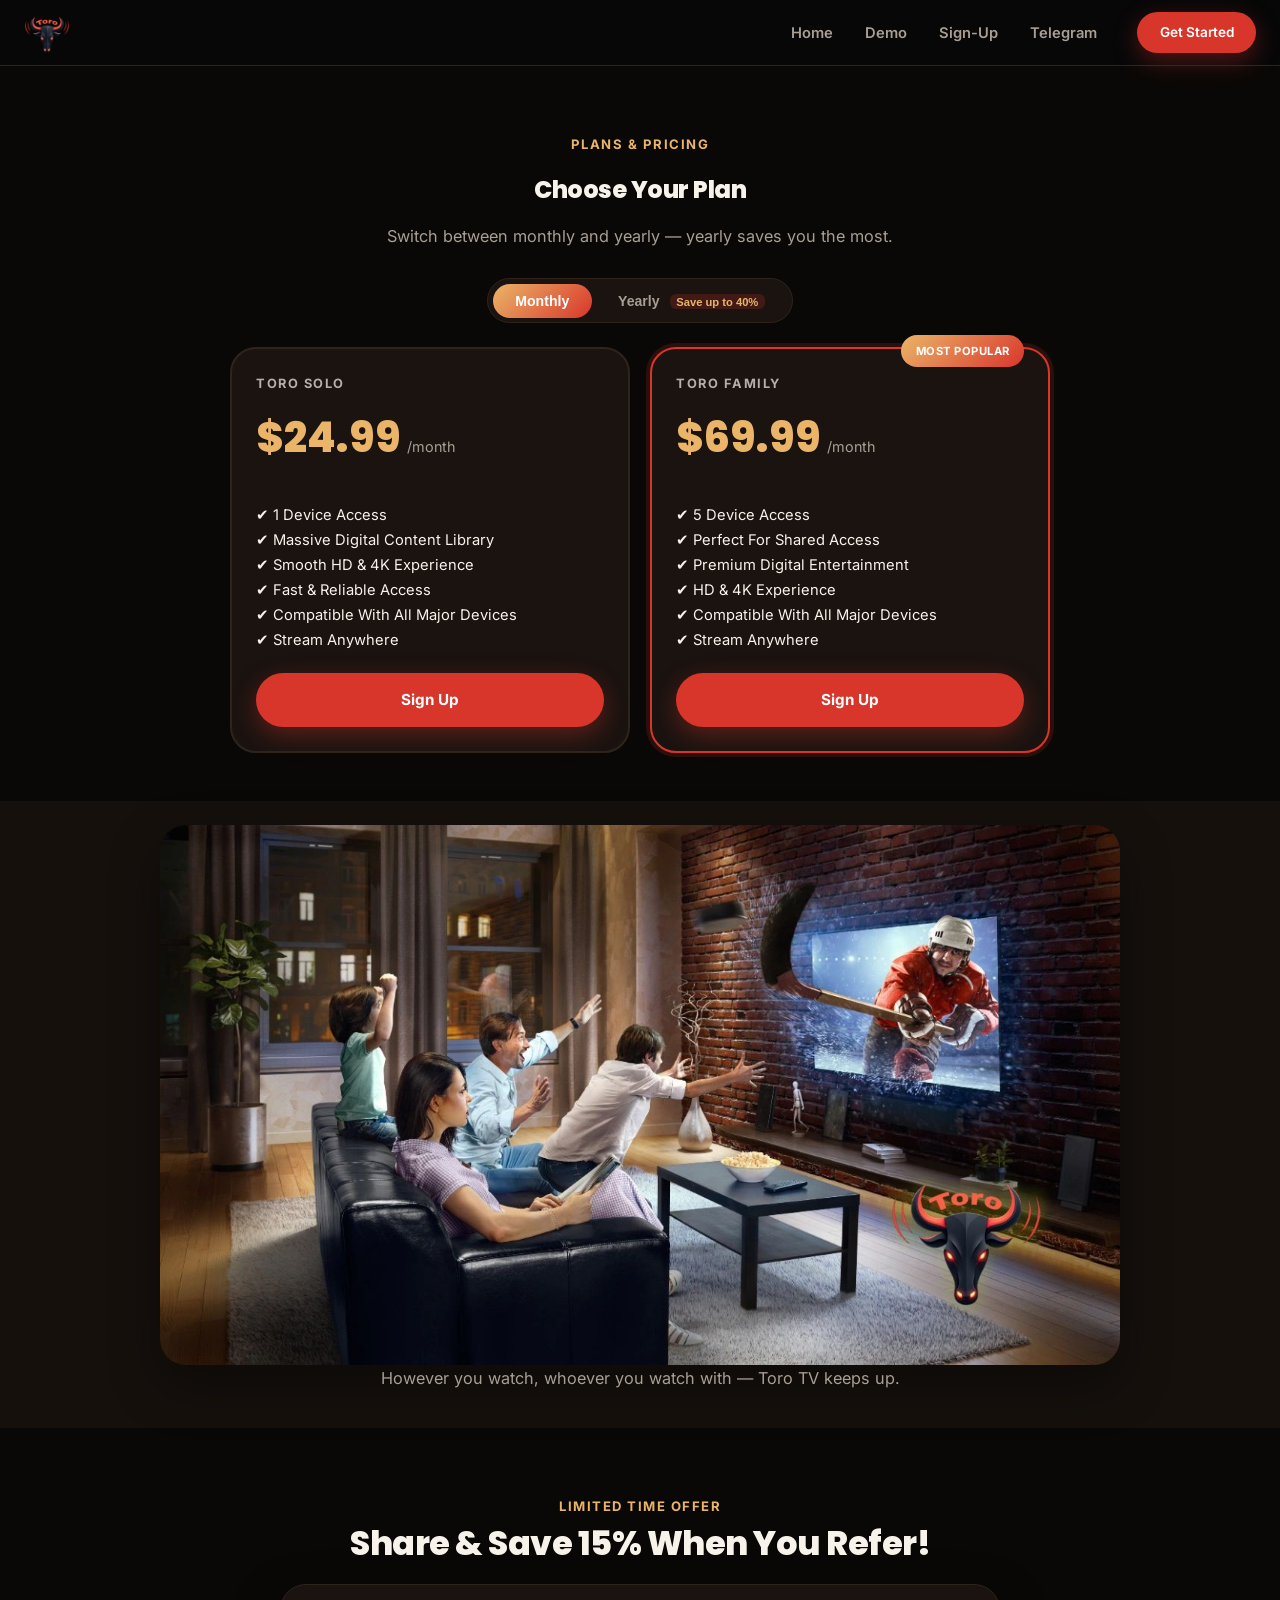
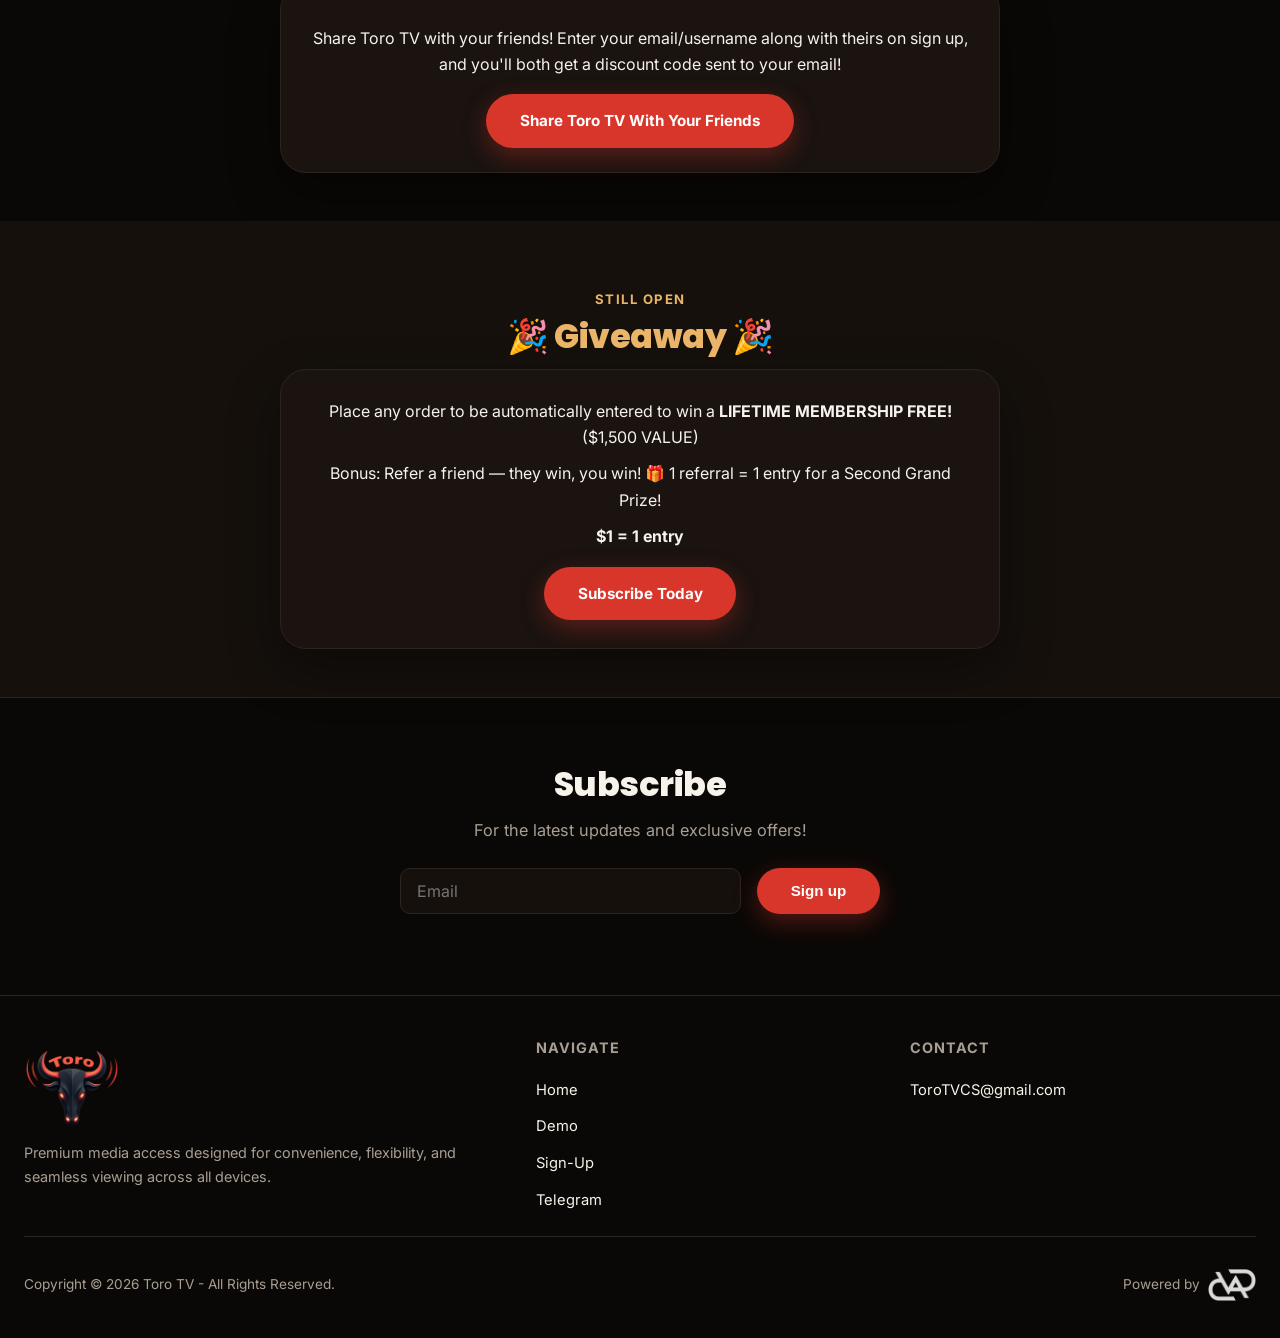
<file: sign-up.html>
<!DOCTYPE html>
<html lang="en-US">
<head>
<meta charset="utf-8" />
<meta name="viewport" content="width=device-width, initial-scale=1" />
<title>Sign Up — Toro TV</title>
<link rel="icon" href="assets/favicon.png" />
<link rel="preconnect" href="https://fonts.googleapis.com" />
<link rel="preconnect" href="https://fonts.gstatic.com" crossorigin />
<link href="https://fonts.googleapis.com/css2?family=Inter:wght@400;500;600;700&family=Poppins:wght@700;800&display=swap" rel="stylesheet" />
<link rel="stylesheet" href="styles.css" />
</head>
<body>

<header class="site-header">
  <nav class="navbar">
    <a href="index.html" class="brand">
      <img src="assets/logo.png" alt="Toro TV" class="brand-logo" />
    </a>
    <button class="nav-toggle" aria-label="Toggle menu" aria-expanded="false">
      <span></span><span></span><span></span>
    </button>
    <ul class="nav-links">
      <li><a href="index.html">Home</a></li>
      <li><a href="demo.html">Demo</a></li>
      <li><a href="sign-up.html">Sign-Up</a></li>
      <li><a href="https://t.me/toroclub" target="_blank" rel="noopener">Telegram</a></li>
      <li class="nav-cta"><a class="btn btn-primary" href="#plans">Get Started</a></li>
    </ul>
  </nav>
</header>

<main>
  <section class="section" id="plans">
    <span class="eyebrow">Plans &amp; Pricing</span>
    <h1>Choose Your Plan</h1>
    <p>Switch between monthly and yearly — yearly saves you the most.</p>

    <div class="plan-toggle">
      <button type="button" data-period="monthly" class="is-active">Monthly</button>
      <button type="button" data-period="yearly">Yearly <span class="save-badge">Save up to 40%</span></button>
    </div>

    <div class="pricing-grid">

      <div class="pricing-card"
           data-price-monthly="$24.99" data-period-monthly="/month" data-save-monthly=""
           data-link-monthly="https://buy.stripe.com/8x2bIU1OB2Xy8dv6lZ43S0B" data-label-monthly="Sign Up"
           data-price-yearly="$179" data-period-yearly="/year" data-save-yearly="Save 40%"
           data-link-yearly="https://buy.stripe.com/bJe7sEal7gOo3XfaCf43S0D" data-label-yearly="Start Annual Plan">
        <div>
          <div class="pricing-title">Toro Solo</div>
          <div class="pricing-price-row">
            <span class="pricing-price">$24.99</span>
            <span class="pricing-period">/month</span>
          </div>
          <div class="pricing-save"></div>
          <ul class="pricing-features">
            <li>✔ 1 Device Access</li>
            <li>✔ Massive Digital Content Library</li>
            <li>✔ Smooth HD &amp; 4K Experience</li>
            <li>✔ Fast &amp; Reliable Access</li>
            <li>✔ Compatible With All Major Devices</li>
            <li>✔ Stream Anywhere</li>
          </ul>
        </div>
        <a target="_blank" rel="noopener" href="https://buy.stripe.com/8x2bIU1OB2Xy8dv6lZ43S0B" class="btn btn-primary pricing-btn">Sign Up</a>
      </div>

      <div class="pricing-card pricing-popular"
           data-price-monthly="$69.99" data-period-monthly="/month" data-save-monthly=""
           data-link-monthly="https://buy.stripe.com/eVq8wIctf1Tu9hzaCf43S0C" data-label-monthly="Sign Up"
           data-price-yearly="$299" data-period-yearly="/year" data-save-yearly="Best Value"
           data-link-yearly="https://buy.stripe.com/bJedR2al78hSfFXeSv43S0E" data-label-yearly="Start Annual Plan">
        <div class="pricing-badge">MOST POPULAR</div>
        <div>
          <div class="pricing-title">Toro Family</div>
          <div class="pricing-price-row">
            <span class="pricing-price">$69.99</span>
            <span class="pricing-period">/month</span>
          </div>
          <div class="pricing-save"></div>
          <ul class="pricing-features">
            <li>✔ 5 Device Access</li>
            <li>✔ Perfect For Shared Access</li>
            <li>✔ Premium Digital Entertainment</li>
            <li>✔ HD &amp; 4K Experience</li>
            <li>✔ Compatible With All Major Devices</li>
            <li>✔ Stream Anywhere</li>
          </ul>
        </div>
        <a target="_blank" rel="noopener" href="https://buy.stripe.com/eVq8wIctf1Tu9hzaCf43S0C" class="btn btn-primary pricing-btn">Sign Up</a>
      </div>

    </div>
  </section>

  <section class="section product-photo">
    <img src="assets/lifestyle-family.png" alt="Family watching live sports on Toro TV" class="product-photo-image" loading="lazy" />
    <p class="product-photo-caption">However you watch, whoever you watch with — Toro TV keeps up.</p>
  </section>

  <section class="section referral">
    <span class="eyebrow">Limited Time Offer</span>
    <h2>Share &amp; Save 15% When You Refer!</h2>
    <div class="referral-card">
      <p>Share Toro TV with your friends! Enter your email/username along with theirs on sign up, and you'll both get a discount code sent to your email!</p>
      <a class="btn btn-primary" href="#plans">Share Toro TV With Your Friends</a>
    </div>
  </section>

  <section class="section giveaway">
    <span class="eyebrow">Still Open</span>
    <h2>🎉 Giveaway 🎉</h2>
    <div class="giveaway-card">
      <p>Place any order to be automatically entered to win a <strong>LIFETIME MEMBERSHIP FREE!</strong> ($1,500 VALUE)</p>
      <p>Bonus: Refer a friend — they win, you win! 🎁 1 referral = 1 entry for a Second Grand Prize!</p>
      <p><strong>$1 = 1 entry</strong></p>
      <a class="btn btn-primary" href="#plans">Subscribe Today</a>
    </div>
  </section>

  <section class="section connect">
    <h2>Subscribe</h2>
    <p>For the latest updates and exclusive offers!</p>
    <form class="subscribe-form js-form" style="max-width:480px;margin:1.5rem auto 0;" action="https://formspree.io/f/xpqendngalso" method="POST" data-success="Thanks for subscribing!">
      <input type="hidden" name="_subject" value="New newsletter signup — Toro TV" />
      <input type="email" name="email" placeholder="Email" required />
      <button type="submit" class="btn btn-primary">Sign up</button>
      <p class="form-status" role="status" aria-live="polite"></p>
    </form>
  </section>
</main>

<footer class="site-footer">
  <div class="footer-grid">
    <div class="footer-col">
      <div class="footer-brand">
        <img src="assets/logo.png" alt="Toro TV" />
      </div>
      <p>Premium media access designed for convenience, flexibility, and seamless viewing across all devices.</p>
    </div>
    <div class="footer-col">
      <h4>Navigate</h4>
      <ul>
        <li><a href="index.html">Home</a></li>
        <li><a href="demo.html">Demo</a></li>
        <li><a href="sign-up.html">Sign-Up</a></li>
        <li><a href="https://t.me/toroclub" target="_blank" rel="noopener">Telegram</a></li>
      </ul>
    </div>
    <div class="footer-col">
      <h4>Contact</h4>
      <ul>
        <li><a href="mailto:ToroTVCS@gmail.com">ToroTVCS@gmail.com</a></li>
      </ul>
    </div>
  </div>
  <div class="footer-bottom">
    <p>Copyright © 2026 Toro TV - All Rights Reserved.</p>
    <p class="footer-powered">Powered by <img src="assets/vaura-logo.png" alt="VAURA" /></p>
  </div>
</footer>

<div class="sticky-cta">
  <a class="btn btn-primary" href="#plans">See Plans &amp; Pricing</a>
</div>

<script src="script.js"></script>
</body>
</html>
</file>
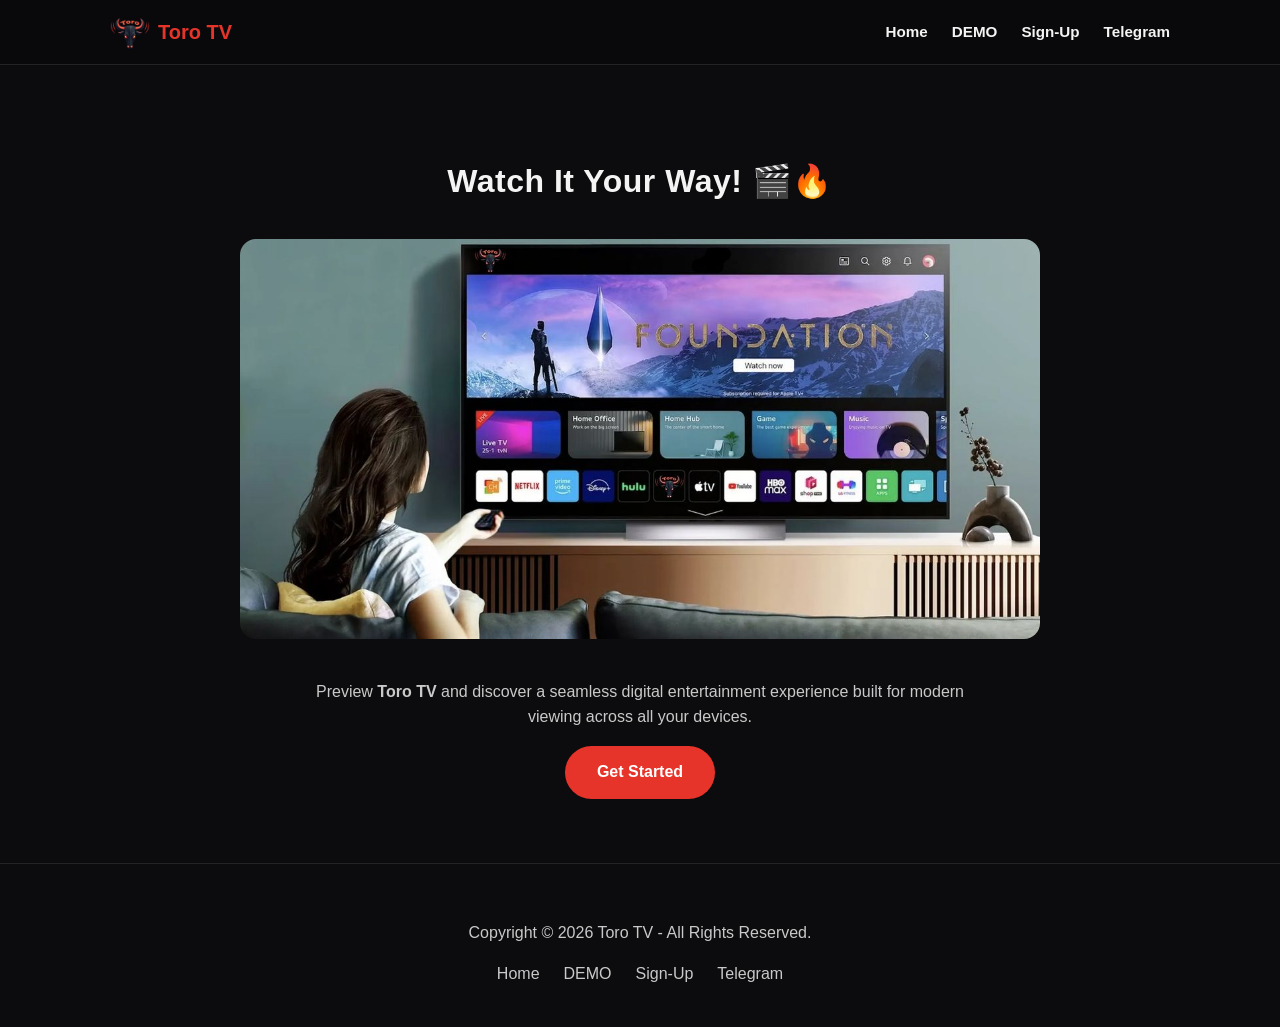
<file: site/demo.html>
<!DOCTYPE html>
<html lang="en-US">
<head>
<meta charset="utf-8" />
<meta name="viewport" content="width=device-width, initial-scale=1" />
<title>Demo — Toro TV</title>
<link rel="icon" href="assets/favicon.png" />
<link rel="stylesheet" href="styles.css" />
</head>
<body>

<header class="site-header">
  <nav class="navbar">
    <a href="/" class="brand">
      <img src="assets/logo.png" alt="Toro TV" class="brand-logo" />
      <span class="brand-name">Toro TV</span>
    </a>
    <ul class="nav-links">
      <li><a href="/">Home</a></li>
      <li><a href="/demo.html">DEMO</a></li>
      <li><a href="/sign-up.html">Sign-Up</a></li>
      <li><a href="https://t.me/toroclub" target="_blank" rel="noopener">Telegram</a></li>
    </ul>
  </nav>
</header>

<main>
  <section class="section demo">
    <h2>Watch It Your Way! 🎬🔥</h2>
    <img src="assets/demo-ad.png" alt="Toro TV interface preview on a smart TV" class="demo-image" />
    <p>Preview <strong>Toro TV</strong> and discover a seamless digital entertainment experience built for modern viewing across all your devices.</p>
    <a class="btn btn-primary" href="/sign-up.html">Get Started</a>
  </section>
</main>

<footer class="site-footer">
  <p>Copyright © 2026 Toro TV - All Rights Reserved.</p>
  <ul class="footer-links">
    <li><a href="/">Home</a></li>
    <li><a href="/demo.html">DEMO</a></li>
    <li><a href="/sign-up.html">Sign-Up</a></li>
    <li><a href="https://t.me/toroclub" target="_blank" rel="noopener">Telegram</a></li>
  </ul>
</footer>

</body>
</html>
</file>
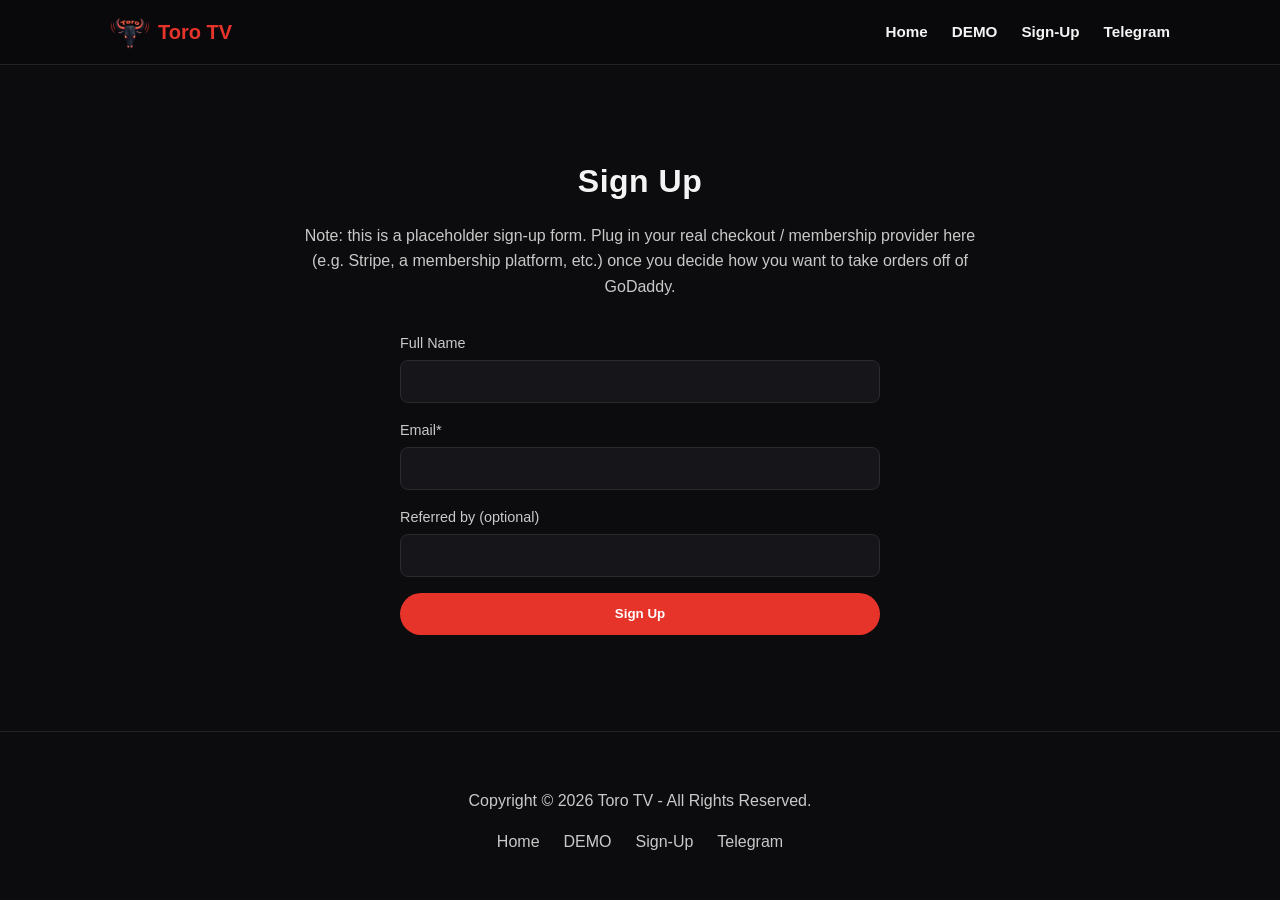
<file: site/sign-up.html>
<!DOCTYPE html>
<html lang="en-US">
<head>
<meta charset="utf-8" />
<meta name="viewport" content="width=device-width, initial-scale=1" />
<title>Sign Up — Toro TV</title>
<link rel="icon" href="assets/favicon.png" />
<link rel="stylesheet" href="styles.css" />
</head>
<body>

<header class="site-header">
  <nav class="navbar">
    <a href="/" class="brand">
      <img src="assets/logo.png" alt="Toro TV" class="brand-logo" />
      <span class="brand-name">Toro TV</span>
    </a>
    <ul class="nav-links">
      <li><a href="/">Home</a></li>
      <li><a href="/demo.html">DEMO</a></li>
      <li><a href="/sign-up.html">Sign-Up</a></li>
      <li><a href="https://t.me/toroclub" target="_blank" rel="noopener">Telegram</a></li>
    </ul>
  </nav>
</header>

<main>
  <section class="section">
    <h2>Sign Up</h2>
    <p>Note: this is a placeholder sign-up form. Plug in your real checkout / membership provider here (e.g. Stripe, a membership platform, etc.) once you decide how you want to take orders off of GoDaddy.</p>
    <form class="contact-form" onsubmit="event.preventDefault(); alert('Thanks for signing up! We will be in touch.');">
      <label>Full Name<input type="text" name="name" required /></label>
      <label>Email*<input type="email" name="email" required /></label>
      <label>Referred by (optional)<input type="text" name="referrer" /></label>
      <button type="submit" class="btn btn-primary">Sign Up</button>
    </form>
  </section>
</main>

<footer class="site-footer">
  <p>Copyright © 2026 Toro TV - All Rights Reserved.</p>
  <ul class="footer-links">
    <li><a href="/">Home</a></li>
    <li><a href="/demo.html">DEMO</a></li>
    <li><a href="/sign-up.html">Sign-Up</a></li>
    <li><a href="https://t.me/toroclub" target="_blank" rel="noopener">Telegram</a></li>
  </ul>
</footer>

</body>
</html>
</file>
<file: styles.css>
:root {
  --bg: #0a0806;
  --bg-alt: #15100c;
  --card: #1a1310;
  --border: #2e241c;
  --red: #d9362b;
  --red-light: #eab568;
  --red-dark: #9e2018;
  --text: #f7f2ea;
  --text-dim: #a89e93;
  --max-width: 1800px;
  --radius-lg: 26px;
  --radius-md: 18px;
  --shadow: 0 20px 50px rgba(0,0,0,0.4);
  --shadow-soft: 0 16px 40px rgba(0,0,0,0.35), inset 0 1px 0 rgba(255,255,255,0.06);
  --glass-bg: linear-gradient(160deg, rgba(255,255,255,0.05), rgba(255,255,255,0.015));
  --glass-border: rgba(255,255,255,0.09);
  --ease: cubic-bezier(.25,.8,.4,1);
  --font-heading: 'Poppins', 'Segoe UI', sans-serif;
  --font-body: 'Inter', 'Segoe UI', sans-serif;
}

* { box-sizing: border-box; }

html { scroll-behavior: smooth; }

body {
  margin: 0;
  background: var(--bg);
  color: var(--text);
  line-height: 1.65;
  font-family: var(--font-body);
  -webkit-font-smoothing: antialiased;
}

a { color: inherit; text-decoration: none; }
img { max-width: 100%; display: block; }

h1, h2, h3 {
  font-family: var(--font-heading);
  font-weight: 800;
  letter-spacing: -0.5px;
  line-height: 1.15;
}

/* ---------- Buttons ---------- */
.btn {
  display: inline-flex;
  align-items: center;
  justify-content: center;
  gap: 0.5rem;
  padding: 0.9rem 2.1rem;
  border-radius: 999px;
  font-weight: 700;
  font-size: 0.95rem;
  border: none;
  cursor: pointer;
  transition: transform .18s ease, box-shadow .18s ease, background .18s ease, opacity .18s ease;
  white-space: nowrap;
}
.btn-primary {
  background: var(--red);
  color: #fff;
  box-shadow: 0 8px 24px rgba(217,54,43,0.35);
}
.btn-primary:hover { transform: translateY(-2px); background: var(--red-dark); box-shadow: 0 12px 28px rgba(217,54,43,0.45); }
.btn-primary:active { transform: translateY(0); }
.btn-secondary {
  background: rgba(255,255,255,0.06);
  color: var(--text);
  border: 1px solid rgba(255,255,255,0.18);
}
.btn-secondary:hover { background: rgba(255,255,255,0.12); transform: translateY(-2px); }
.btn-ghost {
  background: transparent;
  border: 1px solid #50505c;
  color: var(--text);
}
.btn-ghost:hover { border-color: var(--red); color: var(--red-light); }
.btn-block { width: 100%; }

/* ---------- Header / Nav ---------- */
.site-header {
  position: sticky;
  top: 0;
  z-index: 100;
  background: rgba(8,8,10,0.85);
  backdrop-filter: blur(10px);
  border-bottom: 1px solid var(--border);
}
.navbar {
  max-width: var(--max-width);
  margin: 0 auto;
  display: flex;
  align-items: center;
  justify-content: space-between;
  padding: 0.6rem 1.5rem;
  position: relative;
}
.brand { display: flex; align-items: center; gap: 0.6rem; }
.brand-logo { height: 46px; width: auto; }
.nav-links { display: flex; align-items: center; gap: 2rem; list-style: none; margin: 0; padding: 0; }
.nav-links a {
  font-weight: 600;
  font-size: 0.92rem;
  color: var(--text-dim);
  transition: color .15s ease;
  position: relative;
}
.nav-links a:hover { color: var(--text); }
.nav-cta { margin-left: 0.5rem; }
.nav-cta .btn { padding: 0.6rem 1.4rem; font-size: 0.85rem; }
.nav-links a.btn-primary,
.nav-links a.btn-primary:hover { color: #fff; }

.nav-toggle {
  display: none;
  background: none;
  border: none;
  cursor: pointer;
  padding: 0.4rem;
  z-index: 110;
}
.nav-toggle span {
  display: block;
  width: 24px;
  height: 2px;
  background: var(--text);
  margin: 5px 0;
  transition: transform .25s ease, opacity .25s ease;
}
.nav-toggle.is-open span:nth-child(1) { transform: translateY(7px) rotate(45deg); }
.nav-toggle.is-open span:nth-child(2) { opacity: 0; }
.nav-toggle.is-open span:nth-child(3) { transform: translateY(-7px) rotate(-45deg); }

/* ---------- Promo bar ---------- */
.promo-bar {
  display: block;
  text-align: center;
  background: linear-gradient(90deg, var(--red-dark), var(--red), var(--red-dark));
  color: #fff;
  padding: 0.6rem 1rem;
  font-size: 0.88rem;
  letter-spacing: 0.2px;
}
.promo-bar:hover { filter: brightness(1.1); }

/* ---------- Hero ---------- */
.hero {
  position: relative;
  background-size: cover;
  background-position: center 25%;
  background-repeat: no-repeat;
  min-height: 48vh;
  width: 100%;
  display: flex;
  align-items: center;
}
.hero-overlay {
  width: 100%;
  background: linear-gradient(to bottom, rgba(8,6,5,0.55) 0%, rgba(8,6,5,0.72) 55%, var(--bg) 100%);
  padding: 2.75rem 1.5rem 3.5rem;
}
.hero-content {
  max-width: 760px;
  margin: 0 auto;
  text-align: center;
}
.hero-badge {
  display: inline-flex;
  align-items: center;
  gap: 0.4rem;
  background: rgba(217,54,43,0.15);
  border: 1px solid rgba(217,54,43,0.4);
  color: var(--red-light);
  font-size: 0.8rem;
  font-weight: 700;
  padding: 0.35rem 0.9rem;
  border-radius: 999px;
  margin-bottom: 1rem;
}
.hero h1 {
  font-size: clamp(2.1rem, 5vw, 3.2rem);
  margin: 0 0 0.75rem;
  text-shadow: 0 4px 24px rgba(0,0,0,0.6);
}
.hero p {
  font-size: 1.1rem;
  color: var(--text-dim);
  max-width: 580px;
  margin: 0 auto 1.5rem;
}
.hero-actions { display: flex; gap: 1rem; justify-content: center; flex-wrap: wrap; margin-bottom: 1.5rem; }
.hero-trust {
  display: flex;
  justify-content: center;
  gap: 2rem;
  flex-wrap: wrap;
  font-size: 0.85rem;
  color: var(--text-dim);
}
.hero-trust span { display: flex; align-items: center; gap: 0.4rem; }

/* ---------- Sections ---------- */
.section {
  width: 100%;
  padding: 4.25rem max(1.5rem, calc((100% - var(--max-width)) / 2)) 3rem;
  text-align: center;
  scroll-margin-top: 90px;
  box-sizing: border-box;
}
.section:nth-of-type(even) { background: var(--bg-alt); }
.section-tight { padding-top: 1.5rem; padding-bottom: 1.5rem; }
.eyebrow {
  text-transform: uppercase;
  letter-spacing: 1.5px;
  font-size: 0.82rem;
  color: var(--red-light);
  font-weight: 700;
  display: block;
  margin-bottom: 0.5rem;
}
.section h2 { font-size: clamp(1.6rem, 3vw, 2.1rem); margin: 0 0 0.75rem; }
.section > p { color: var(--text-dim); max-width: 700px; margin: 0 auto 0.75rem; font-size: 1.02rem; }

/* fade-in on scroll */
.reveal { opacity: 0; transform: translateY(24px); transition: opacity .7s ease, transform .7s ease; }
.reveal.is-visible { opacity: 1; transform: translateY(0); }

/* ---------- Giveaway ---------- */
.giveaway {
  background: radial-gradient(circle at top, rgba(217,54,43,0.18), transparent 60%);
  border-bottom: 1px solid var(--border);
}
.giveaway h2 { color: var(--red-light); }
.giveaway-card {
  max-width: 720px;
  margin: 0 auto;
  background: var(--card);
  border: 1px solid var(--border);
  border-radius: var(--radius-lg);
  padding: 1.75rem;
  box-shadow: var(--shadow);
}
.giveaway-card p { margin: 0 0 0.6rem; }
.giveaway-card .btn { margin-top: 0.5rem; }

/* ---------- Countdown ---------- */
.countdown { padding-top: 2rem; padding-bottom: 1.5rem; background: transparent; }
.countdown-grid { display: flex; justify-content: center; gap: 1.25rem; flex-wrap: wrap; }
.countdown-item {
  background: var(--card);
  border: 1px solid var(--border);
  border-radius: var(--radius-md);
  padding: 0.85rem 1.4rem;
  min-width: 96px;
  box-shadow: var(--shadow);
}
.countdown-item .num { display: block; font-family: var(--font-heading); font-size: 2.1rem; font-weight: 800; color: var(--red-light); }
.countdown-item .label { font-size: 0.75rem; color: var(--text-dim); text-transform: uppercase; letter-spacing: 0.5px; }

/* ---------- About ---------- */
.about-grid {
  display: grid;
  grid-template-columns: 1fr 1fr;
  gap: 2rem;
  align-items: center;
  text-align: left;
}
.about-image { width: 100%; border-radius: var(--radius-lg); box-shadow: var(--shadow); }
.about-text h3 { color: var(--red-light); margin: 0 0 0.5rem; font-size: 1.3rem; }
.feature-grid {
  display: grid;
  grid-template-columns: repeat(2, 1fr);
  gap: 0.6rem;
  margin-top: 1rem;
  list-style: none;
  padding: 0;
}
.feature-grid li {
  display: flex;
  align-items: center;
  gap: 0.6rem;
  background: var(--card);
  border: 1px solid var(--border);
  border-radius: 10px;
  padding: 0.75rem 0.9rem;
  font-size: 0.92rem;
}
.feature-grid .check {
  flex-shrink: 0;
  width: 22px; height: 22px;
  border-radius: 50%;
  background: rgba(217,54,43,0.18);
  color: var(--red-light);
  display: flex; align-items: center; justify-content: center;
  font-size: 0.75rem;
  font-weight: 800;
}

/* ---------- CTA banner ---------- */
.cta-banner {
  background: linear-gradient(135deg, rgba(217,54,43,0.18), rgba(217,54,43,0.04));
  border-top: 1px solid var(--border);
  border-bottom: 1px solid var(--border);
}
.cta-banner h2 { margin-bottom: 0.4rem; }
.cta-banner p { margin-bottom: 1rem; }

/* ---------- Demo ---------- */
.demo-image {
  width: 100%;
  max-width: 820px;
  border-radius: var(--radius-lg);
  margin: 1rem 0 1.25rem;
  box-shadow: var(--shadow);
  transition: transform .3s ease;
}
.demo-link { display: inline-block; }
.demo-link:hover .demo-image { transform: scale(1.015); }

.video-wrapper {
  position: relative;
  width: 100%;
  max-width: 900px;
  margin: 1rem auto 1.25rem;
  padding-top: 56.25%;
  border-radius: var(--radius-lg);
  overflow: hidden;
  background: #000;
  box-shadow: var(--shadow);
}
.video-wrapper iframe { position: absolute; top: 0; left: 0; width: 100%; height: 100%; border: 0; }

/* ---------- Product photo ---------- */
.product-photo { padding-top: 1.5rem; padding-bottom: 1.5rem; }
.product-photo-image {
  width: 100%;
  max-width: 960px;
  margin: 0 auto;
  border-radius: var(--radius-lg);
  box-shadow: var(--shadow);
}
.product-photo-caption {
  margin: 1rem auto 0;
  color: var(--text-dim);
  font-size: 0.95rem;
  max-width: 600px;
}

/* ---------- Referral ---------- */
.referral-card {
  max-width: 720px;
  margin: 1.25rem auto 0;
  background: var(--card);
  border: 1px solid var(--border);
  border-radius: var(--radius-lg);
  padding: 1.5rem;
  box-shadow: var(--shadow);
}

/* ---------- Testimonials ---------- */
.testimonials {
  position: relative;
  background: radial-gradient(circle at 30% 20%, rgba(217,54,43,0.16), transparent 55%),
              radial-gradient(circle at 75% 80%, rgba(234,181,104,0.12), transparent 55%);
  overflow: hidden;
}
.testimonial-grid {
  display: grid;
  grid-template-columns: repeat(3, 1fr);
  gap: 1.75rem;
  margin-top: 2.5rem;
  text-align: left;
  align-items: start;
}
.testimonial-card {
  position: relative;
  background: linear-gradient(160deg, rgba(255,255,255,0.09), rgba(255,255,255,0.025));
  border: 1px solid rgba(255,255,255,0.18);
  border-radius: 26px;
  padding: 1.85rem;
  display: flex;
  flex-direction: column;
  gap: 0.85rem;
  backdrop-filter: blur(24px) saturate(180%);
  -webkit-backdrop-filter: blur(24px) saturate(180%);
  box-shadow: 0 24px 50px rgba(0,0,0,0.4), inset 0 1px 0 rgba(255,255,255,0.16), inset 0 0 0 1px rgba(255,255,255,0.03);
  animation: floatCard 6s ease-in-out infinite;
  transition: transform .35s ease, box-shadow .35s ease, border-color .35s ease;
  overflow: hidden;
}
.testimonial-card::before {
  content: '';
  position: absolute;
  top: 0; left: 0; right: 0;
  height: 1px;
  background: linear-gradient(90deg, transparent, rgba(255,255,255,0.55), transparent);
}
.testimonial-card:hover {
  transform: translateY(-8px) scale(1.015);
  border-color: rgba(255,255,255,0.28);
  box-shadow: 0 24px 50px rgba(0,0,0,0.45), inset 0 1px 0 rgba(255,255,255,0.12);
}
.testimonial-card:nth-child(1) { animation-delay: 0s; }
.testimonial-card:nth-child(2) { animation-delay: -2s; margin-top: 1.5rem; }
.testimonial-card:nth-child(3) { animation-delay: -4s; }
.testimonial-stars { color: var(--red-light); font-size: 0.95rem; letter-spacing: 2px; }
.testimonial-quote { color: var(--text); font-size: 0.95rem; flex-grow: 1; }
.testimonial-author { font-size: 0.85rem; color: var(--text-dim); font-weight: 600; }

@keyframes floatCard {
  0%, 100% { transform: translateY(0); }
  50% { transform: translateY(-10px); }
}
@media (prefers-reduced-motion: reduce) {
  .testimonial-card { animation: none; }
}

/* ---------- Pricing ---------- */
.plan-toggle {
  display: inline-flex;
  align-items: center;
  background: var(--card);
  border: 1px solid var(--border);
  border-radius: 999px;
  padding: 0.3rem;
  margin: 1rem auto 0;
  gap: 0.25rem;
}
.plan-toggle button {
  border: none;
  background: transparent;
  color: var(--text-dim);
  font-weight: 700;
  font-size: 0.88rem;
  padding: 0.55rem 1.4rem;
  border-radius: 999px;
  cursor: pointer;
  transition: background .2s ease, color .2s ease;
}
.plan-toggle button.is-active {
  background: linear-gradient(135deg, var(--red-light), var(--red));
  color: #fff;
}
.plan-toggle .save-badge {
  font-size: 0.7rem;
  background: rgba(217,54,43,0.2);
  color: var(--red-light);
  padding: 0.1rem 0.4rem;
  border-radius: 6px;
  margin-left: 0.4rem;
}
.plan-toggle button.is-active .save-badge {
  background: rgba(255,255,255,0.25);
  color: #fff;
}

.pricing-grid {
  display: grid;
  grid-template-columns: repeat(2, 1fr);
  gap: 1.25rem;
  margin-top: 1.5rem;
  max-width: 820px;
  margin-left: auto;
  margin-right: auto;
  text-align: left;
}
.pricing-card {
  position: relative;
  background: var(--card);
  border: 2px solid var(--border);
  border-radius: var(--radius-lg);
  padding: 1.5rem;
  display: flex;
  flex-direction: column;
  justify-content: space-between;
  transition: border-color .2s ease, transform .2s ease;
}
.pricing-card:hover { transform: translateY(-4px); }
.pricing-popular { border-color: var(--red); box-shadow: 0 0 0 4px rgba(217,54,43,0.15); }
.pricing-badge {
  position: absolute;
  top: -14px;
  right: 1.5rem;
  background: linear-gradient(135deg, var(--red-light), var(--red));
  color: #fff;
  padding: 0.4rem 0.9rem;
  border-radius: 999px;
  font-size: 0.7rem;
  font-weight: 700;
  letter-spacing: 0.5px;
}
.pricing-title { font-size: 0.8rem; letter-spacing: 1.5px; opacity: 0.7; margin-bottom: 0.6rem; text-transform: uppercase; font-weight: 700; }
.pricing-price-row { display: flex; align-items: baseline; gap: 0.4rem; margin-bottom: 0.3rem; }
.pricing-price { font-family: var(--font-heading); font-size: 2.6rem; font-weight: 800; color: var(--red-light); }
.pricing-period { font-size: 0.9rem; color: var(--text-dim); }
.pricing-save { font-size: 0.82rem; color: var(--red-light); font-weight: 700; margin-bottom: 0.6rem; min-height: 1.2em; }
.pricing-features { list-style: none; padding: 0; margin: 0 0 1.25rem; font-size: 0.92rem; line-height: 1.7; color: var(--text); }
.pricing-features li { display: flex; gap: 0.5rem; }
.pricing-btn { text-align: center; }

/* ---------- Contact ---------- */
.contact-layout {
  display: grid;
  grid-template-columns: 1.3fr 1fr;
  gap: 2rem;
  text-align: left;
  margin-top: 1.25rem;
  max-width: 1000px;
  margin-left: auto;
  margin-right: auto;
}
.contact-form, .subscribe-form {
  display: flex;
  flex-direction: column;
  gap: 1rem;
}
.contact-form label { display: flex; flex-direction: column; gap: 0.4rem; font-size: 0.88rem; color: var(--text-dim); }
.contact-form input,
.contact-form input[type="file"],
.subscribe-form input {
  background: var(--bg-alt);
  border: 1px solid var(--border);
  border-radius: 10px;
  padding: 0.75rem 1rem;
  color: var(--text);
  font-size: 1rem;
  font-family: var(--font-body);
}
.contact-form input:focus,
.subscribe-form input:focus { outline: 2px solid var(--red); outline-offset: 1px; }
.subscribe-form { flex-direction: row; flex-wrap: wrap; }
.subscribe-form input { flex: 1; }
.subscribe-form .form-status { flex-basis: 100%; text-align: center; }
.fine-print { font-size: 0.8rem; color: #777; }
.form-status { font-size: 0.88rem; margin: 0; min-height: 1.2em; }
.form-status-success { color: #4ade80; }
.form-status-error { color: var(--red-light); }
.contact-side {
  background: var(--card);
  border: 1px solid var(--border);
  border-radius: var(--radius-md);
  padding: 1.25rem;
  display: flex;
  flex-direction: column;
  gap: 0.6rem;
}
.contact-side h3 { margin: 0; font-size: 1.05rem; }
.contact-side p { margin: 0; color: var(--text-dim); font-size: 0.92rem; }
.contact-side a { color: var(--red-light); font-weight: 600; }

/* ---------- Connect (telegram + subscribe combined) ---------- */
.connect-grid {
  display: grid;
  grid-template-columns: 1fr 1fr;
  gap: 1.25rem;
  margin-top: 1.25rem;
  text-align: left;
}
.connect-card {
  background: var(--card);
  border: 1px solid var(--border);
  border-radius: var(--radius-lg);
  padding: 1.5rem;
  display: flex;
  flex-direction: column;
  gap: 0.75rem;
}
.connect-card h3 { margin: 0; font-size: 1.2rem; }
.connect-card p { margin: 0; color: var(--text-dim); font-size: 0.92rem; }

/* ---------- Install (demo page) ---------- */
.install-grid {
  display: grid;
  grid-template-columns: repeat(3, 1fr);
  gap: 1.25rem;
  margin-top: 1.25rem;
  text-align: left;
}
.install-card {
  background: var(--card);
  border: 1px solid var(--border);
  border-radius: var(--radius-md);
  padding: 1.25rem;
  transition: border-color .2s ease;
}
.install-card:hover { border-color: var(--red); }
.install-card h3 { margin: 0 0 0.5rem; font-size: 1.05rem; color: var(--red-light); }
.install-card p { margin: 0 0 1rem; color: var(--text-dim); font-size: 0.9rem; }
.install-card .btn-ghost { padding: 0.5rem 1.25rem; font-size: 0.85rem; }

/* ---------- Footer ---------- */
.site-footer {
  border-top: 1px solid var(--border);
  padding: 2.5rem 1.5rem 1.5rem;
}
.footer-grid {
  max-width: var(--max-width);
  margin: 0 auto;
  display: grid;
  grid-template-columns: 1.4fr 1fr 1fr;
  gap: 1.75rem;
  text-align: left;
  padding-bottom: 1.5rem;
  border-bottom: 1px solid var(--border);
}
.footer-brand { display: flex; align-items: center; margin-bottom: 0.6rem; }
.footer-brand img { height: 96px; }
.footer-col p { color: var(--text-dim); font-size: 0.9rem; margin: 0 0 1rem; }
.footer-col h4 { margin: 0 0 1rem; font-size: 0.9rem; text-transform: uppercase; letter-spacing: 1px; color: var(--text-dim); }
.footer-col ul { list-style: none; padding: 0; margin: 0; display: flex; flex-direction: column; gap: 0.65rem; }
.footer-col ul a { color: var(--text); font-size: 0.92rem; }
.footer-col ul a:hover { color: var(--red-light); }
.footer-socials { display: flex; gap: 1rem; margin-top: 0.5rem; }
.footer-bottom {
  max-width: var(--max-width);
  margin: 0 auto;
  display: flex;
  justify-content: space-between;
  align-items: center;
  flex-wrap: wrap;
  gap: 1rem;
  padding-top: 1.1rem;
  font-size: 0.85rem;
  color: var(--text-dim);
}
.footer-bottom a:hover { color: var(--red-light); }
.footer-powered { display: flex; align-items: center; gap: 0.45rem; }
.footer-powered img { height: 32px; width: auto; opacity: 0.85; }
.social-icon { width: 30px; height: 30px; color: var(--text-dim); transition: color .15s ease, transform .15s ease; }
.social-icon:hover { color: var(--red-light); transform: translateY(-2px); }

/* ---------- Sticky mobile CTA ---------- */
.sticky-cta {
  display: none;
  position: fixed;
  bottom: 0; left: 0; right: 0;
  z-index: 90;
  background: rgba(10,10,12,0.95);
  backdrop-filter: blur(10px);
  border-top: 1px solid var(--border);
  padding: 0.75rem 1rem;
  text-align: center;
}
.sticky-cta .btn { width: 100%; }

/* ---------- Responsive ---------- */
@media (max-width: 1100px) {
  .pricing-grid { grid-template-columns: repeat(2, 1fr); max-width: none; }
  .install-grid { grid-template-columns: repeat(2, 1fr); }
  .testimonial-grid { grid-template-columns: 1fr; }
  .footer-grid { grid-template-columns: 1fr 1fr; }
}

@media (max-width: 860px) {
  .nav-links {
    position: fixed;
    top: 64px;
    left: 0;
    right: 0;
    flex-direction: column;
    align-items: stretch;
    background: rgba(8,8,10,0.98);
    backdrop-filter: blur(10px);
    border-bottom: 1px solid var(--border);
    padding: 1rem 1.5rem 1.5rem;
    gap: 1rem;
    transform: translateY(-110%);
    opacity: 0;
    transition: transform .25s ease, opacity .25s ease;
    pointer-events: none;
  }
  .nav-links.is-open { transform: translateY(0); opacity: 1; pointer-events: auto; }
  .nav-links a { display: block; padding: 0.5rem 0; font-size: 1rem; }
  .nav-cta { margin-left: 0; }
  .nav-toggle { display: block; }
  .sticky-cta { display: block; }
  body { padding-bottom: 64px; }
}

@media (max-width: 768px) {
  .about-grid { grid-template-columns: 1fr; text-align: center; }
  .about-text { text-align: left; }
  .feature-grid { grid-template-columns: 1fr; }
  .subscribe-form { flex-direction: column; }
  .pricing-grid { grid-template-columns: 1fr; }
  .install-grid { grid-template-columns: 1fr; }
  .contact-layout { grid-template-columns: 1fr; }
  .connect-grid { grid-template-columns: 1fr; }
  .footer-grid { grid-template-columns: 1fr; gap: 2rem; text-align: center; }
  .footer-brand { justify-content: center; }
  .footer-socials { justify-content: center; }
  .footer-bottom { flex-direction: column; align-items: center; gap: 0.35rem; }
  .footer-powered { justify-content: center; }
  .hero-trust { gap: 1rem; }
  .testimonial-card:nth-child(2) { margin-top: 0; }

  .promo-bar {
    font-size: 0.72rem;
    padding: 0.5rem 0.75rem;
    white-space: nowrap;
    overflow: hidden;
    text-overflow: ellipsis;
  }
  .promo-extra { display: none; }

  .giveaway h2 {
    font-size: clamp(1rem, 5.5vw, 1.6rem);
    white-space: nowrap;
  }

  .countdown { padding-top: 1.25rem; }
  .countdown-grid { gap: 0.5rem; flex-wrap: nowrap; }
  .countdown-item {
    padding: 0.5rem 0.3rem;
    min-width: 0;
    flex: 1 1 0;
  }
  .countdown-item .num { font-size: 1.3rem; }
  .countdown-item .label { font-size: 0.6rem; }
}
</file>
<file: site/styles.css>
:root {
  --bg: #0c0c0e;
  --bg-alt: #15151a;
  --red: #e6342b;
  --red-dark: #b32119;
  --text: #f4f4f4;
  --text-dim: #c9c9c9;
  --max-width: 1100px;
  font-family: 'Segoe UI', Roboto, Helvetica, Arial, sans-serif;
}

* { box-sizing: border-box; }

body {
  margin: 0;
  background: var(--bg);
  color: var(--text);
  line-height: 1.6;
}

a { color: inherit; text-decoration: none; }

h1, h2, h3 { font-weight: 800; letter-spacing: 0.5px; }

.btn {
  display: inline-block;
  padding: 0.85rem 2rem;
  border-radius: 999px;
  font-weight: 700;
  border: none;
  cursor: pointer;
  transition: transform .15s ease, opacity .15s ease;
}
.btn-primary {
  background: var(--red);
  color: #fff;
}
.btn-primary:hover { background: var(--red-dark); transform: translateY(-2px); }
.btn-ghost {
  background: transparent;
  border: 1px solid #666;
  color: var(--text);
}

.site-header {
  position: sticky;
  top: 0;
  z-index: 50;
  background: rgba(10,10,12,0.92);
  backdrop-filter: blur(6px);
  border-bottom: 1px solid #232327;
}
.navbar {
  max-width: var(--max-width);
  margin: 0 auto;
  display: flex;
  align-items: center;
  justify-content: space-between;
  padding: 0.75rem 1.25rem;
}
.brand { display: flex; align-items: center; gap: 0.5rem; }
.brand-logo { height: 40px; width: auto; }
.brand-name { font-weight: 800; font-size: 1.25rem; color: var(--red); }
.nav-links { display: flex; gap: 1.5rem; list-style: none; margin: 0; padding: 0; }
.nav-links a { font-weight: 600; font-size: 0.95rem; }
.nav-links a:hover { color: var(--red); }

.promo-bar {
  display: block;
  text-align: center;
  background: var(--red);
  color: #fff;
  padding: 0.5rem 1rem;
  font-size: 0.9rem;
}
.promo-bar:hover { background: var(--red-dark); }

.hero {
  position: relative;
  background-size: cover;
  background-position: center 25%;
  min-height: 70vh;
  display: flex;
  align-items: center;
}
.hero-overlay {
  width: 100%;
  background: linear-gradient(180deg, rgba(0,0,0,0.55), rgba(0,0,0,0.85));
  padding: 5rem 1.25rem;
}
.hero-content {
  max-width: var(--max-width);
  margin: 0 auto;
  text-align: center;
}
.hero h1 {
  font-size: clamp(2.2rem, 5vw, 3.5rem);
  margin-bottom: 1rem;
  text-shadow: 0 4px 18px rgba(0,0,0,0.8);
}
.hero p {
  font-size: 1.15rem;
  color: var(--text-dim);
  max-width: 600px;
  margin: 0 auto 2rem;
}

.section {
  max-width: var(--max-width);
  margin: 0 auto;
  padding: 4rem 1.25rem;
  text-align: center;
}
.section:nth-of-type(even) { background: var(--bg-alt); }
.section h2 { font-size: 2rem; margin-bottom: 1rem; }
.section p { color: var(--text-dim); max-width: 700px; margin: 0 auto 1rem; }

.giveaway { background: radial-gradient(circle at top, rgba(230,52,43,0.15), transparent 60%); }
.giveaway h2 { color: var(--red); }
.giveaway-alt { border-top: 1px solid #232327; border-bottom: 1px solid #232327; }

.countdown { padding-top: 0; padding-bottom: 2rem; }
.countdown-grid {
  display: flex;
  justify-content: center;
  gap: 1.5rem;
  flex-wrap: wrap;
}
.countdown-item {
  background: var(--bg-alt);
  border: 1px solid #2a2a2f;
  border-radius: 12px;
  padding: 1rem 1.5rem;
  min-width: 90px;
}
.countdown-item .num { display: block; font-size: 2rem; font-weight: 800; color: var(--red); }
.countdown-item .label { font-size: 0.8rem; color: var(--text-dim); text-transform: uppercase; }

.about-grid {
  display: grid;
  grid-template-columns: 1fr 1fr;
  gap: 2.5rem;
  align-items: center;
  text-align: left;
}
.about-image { width: 100%; border-radius: 16px; }
.about-text h3 { color: var(--red); margin-top: 0; }
.checklist { list-style: none; padding: 0; margin: 1rem 0 0; }
.checklist li { margin-bottom: 0.5rem; color: var(--text); }

.demo-image {
  width: 100%;
  max-width: 800px;
  border-radius: 16px;
  margin: 1rem 0 2rem;
}
.demo-link { display: inline-block; }

.eyebrow {
  text-transform: uppercase;
  letter-spacing: 1.5px;
  font-size: 0.85rem;
  color: var(--red);
  font-weight: 700;
}

.contact-form, .subscribe-form {
  max-width: 480px;
  margin: 2rem auto;
  display: flex;
  flex-direction: column;
  gap: 1rem;
  text-align: left;
}
.contact-form label { display: flex; flex-direction: column; gap: 0.35rem; font-size: 0.9rem; color: var(--text-dim); }
.contact-form input,
.subscribe-form input {
  background: var(--bg-alt);
  border: 1px solid #2a2a2f;
  border-radius: 8px;
  padding: 0.7rem 0.9rem;
  color: var(--text);
  font-size: 1rem;
}
.subscribe-form { flex-direction: row; }
.subscribe-form input { flex: 1; }
.fine-print { font-size: 0.8rem; color: #777; }
.contact-details p { margin: 0.25rem 0; color: var(--text-dim); }

.socials {
  display: flex;
  justify-content: center;
  gap: 2rem;
}
.social-icon { width: 32px; height: 32px; opacity: 0.85; color: var(--text-dim); transition: color .15s ease, opacity .15s ease; }
.social-icon:hover { opacity: 1; color: var(--red); }

.site-footer {
  border-top: 1px solid #232327;
  padding: 2.5rem 1.25rem;
  text-align: center;
  color: var(--text-dim);
}
.footer-links {
  list-style: none;
  display: flex;
  justify-content: center;
  gap: 1.5rem;
  padding: 0;
  margin: 1rem 0 0;
  flex-wrap: wrap;
}
.footer-links a:hover { color: var(--red); }

.cookie-banner {
  position: fixed;
  bottom: 1rem;
  left: 1rem;
  right: 1rem;
  max-width: 480px;
  margin: 0 auto;
  background: #1c1c20;
  border: 1px solid #2a2a2f;
  border-radius: 12px;
  padding: 1rem 1.25rem;
  display: flex;
  align-items: center;
  justify-content: space-between;
  gap: 1rem;
  flex-wrap: wrap;
  z-index: 100;
}
.cookie-banner p { margin: 0; font-size: 0.85rem; color: var(--text-dim); }
.cookie-actions { display: flex; gap: 0.5rem; }
.cookie-actions .btn { padding: 0.5rem 1.1rem; font-size: 0.85rem; }

@media (max-width: 768px) {
  .nav-links { display: none; }
  .about-grid { grid-template-columns: 1fr; text-align: center; }
  .subscribe-form { flex-direction: column; }
}
</file>
